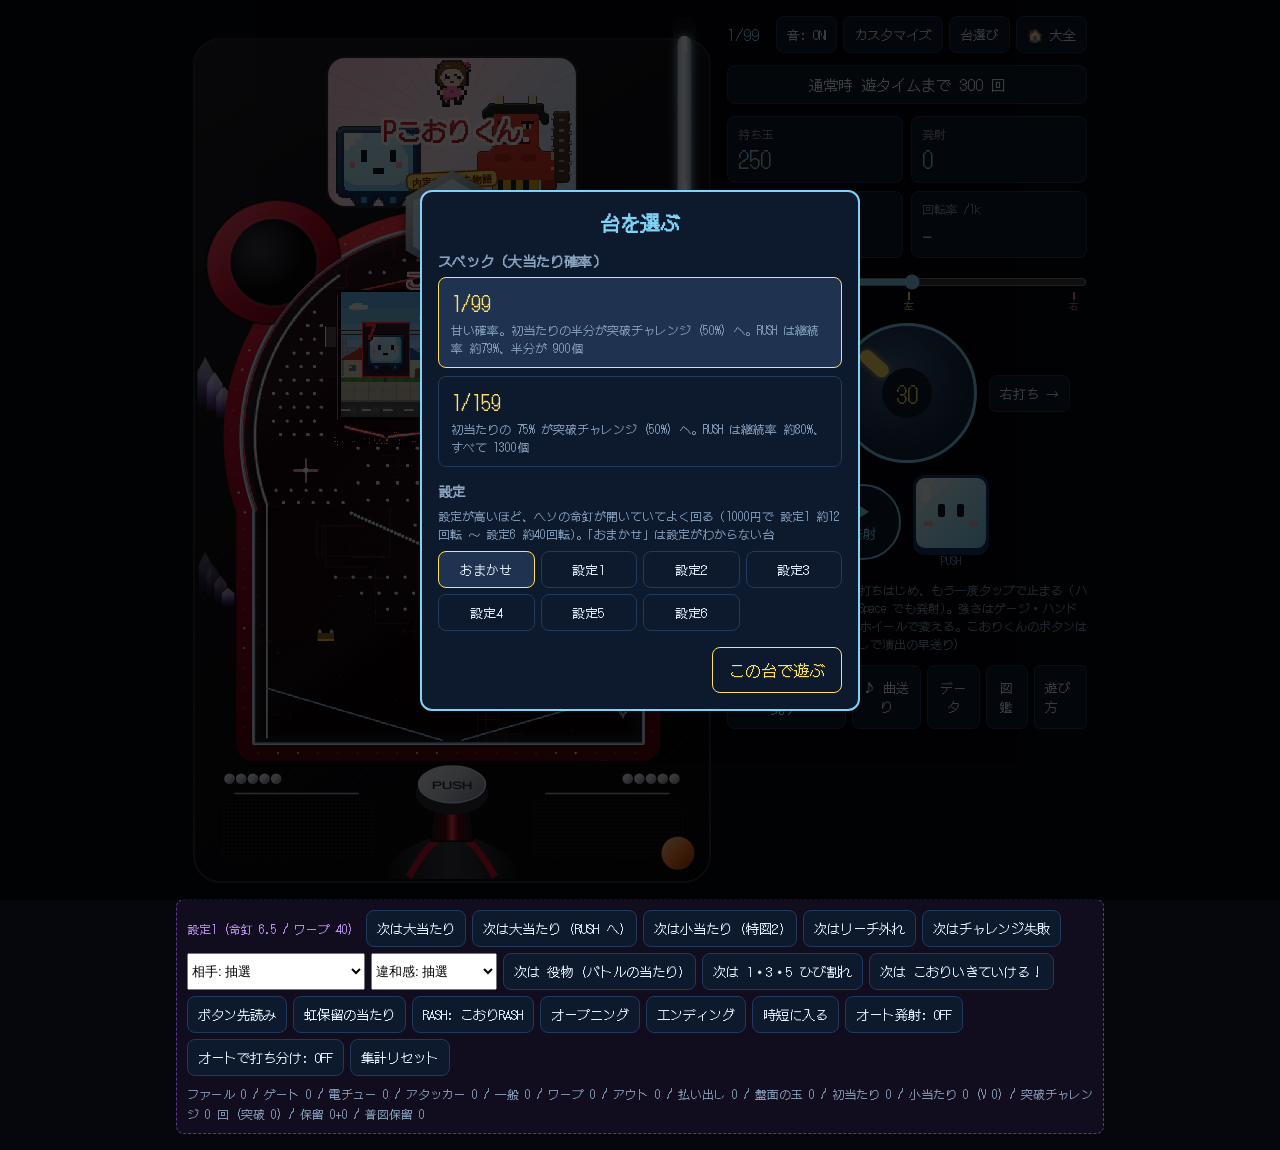
<file: index.html>
<!DOCTYPE html>
<html lang="ja">
<head>
    <meta charset="UTF-8">
    <meta name="viewport" content="width=device-width, initial-scale=1.0, viewport-fit=cover">
    <meta name="theme-color" content="#05070d">
    <!-- ホーム画面に追加 (PWA。manifest.webmanifest / sw.js) -->
    <link rel="manifest" href="manifest.webmanifest">
    <link rel="icon" type="image/png" href="icons/icon-192.png">
    <link rel="apple-touch-icon" href="icons/apple-touch-icon.png">
    <meta name="mobile-web-app-capable" content="yes">
    <meta name="apple-mobile-web-app-capable" content="yes">
    <title>Pこおりくん ～内定ツラヌキ物語～</title>
    <!-- 液晶用のドットフォント (オフライン時は MS ゴシックなどで代替) -->
    <link rel="preconnect" href="https://fonts.googleapis.com">
    <link rel="preconnect" href="https://fonts.gstatic.com" crossorigin>
    <link rel="stylesheet" href="https://fonts.googleapis.com/css2?family=DotGothic16&display=swap">
    <link rel="stylesheet" href="css/style.css?v=d7b3fdfd">
</head>
<body>
    <main class="machine">
        <!-- 台の筐体 (2026-10-23 ユーザー指定: 台のデザインを一新。js/cabinet.js が まわりを 描く) -->
        <div class="cabinet" id="cabinet">
            <canvas id="cabinet-art" class="cabinet-art" aria-hidden="true"></canvas>
            <canvas id="board" class="board" aria-label="パチンコの盤面"></canvas>
            <!-- 筐体の 下の PUSH (台の ボタンと 同じ。押せる) -->
            <button id="cabinet-push" class="cabinet-push" aria-label="台のボタン (PUSH)" hidden></button>
        </div>

        <section class="controls">
            <div class="machine-bar">
                <span id="spec-display" class="spec-display"></span>
                <span class="bar-buttons">
                    <button id="sound-button" class="small-button">音: ON</button>
                    <button id="customize-button" class="small-button">カスタマイズ</button>
                    <button id="machine-button" class="small-button">台選び</button>
                    <button id="taizen-button" class="small-button" type="button" title="ゲーム大全に もどる" onclick="if (confirm('ゲーム大全に もどる？')) location.href = 'https://taku3482yasu-web.github.io/koori-game-taizen/'">🏠 大全</button>
                </span>
            </div>
            <div id="mode-display" class="mode-display"></div>
            <div id="aim-display" class="aim-display" hidden>右打ち →</div>
            <!-- RASH 突入の大当たり中に、RASH のモードを選ぶ (1 / 2 キーでも) -->
            <div id="rash-choice" class="rash-choice" hidden>
                <p>どっちの RASH にする？</p>
                <button data-mode="koori"><span class="rc-name">こおりRASH！</span><span class="rc-note">バトルで勝てば当たり</span></button>
                <button data-mode="onioni"><span class="rc-name">おにおにRASH！</span><span class="rc-note">おにおにが開眼すれば当たり</span></button>
            </div>
            <div class="status">
                <div class="status-item"><span class="label">持ち玉</span><span id="balls" class="value">0</span></div>
                <div class="status-item"><span class="label">発射</span><span id="launched" class="value">0</span></div>
                <div class="status-item"><span class="label">回転数</span><span id="spins" class="value">0</span></div>
                <div class="status-item"><span class="label">回転率 /1k</span><span id="rate" class="value">-</span></div>
            </div>

            <!-- 強さのゲージ: いまの強さと、左打ち・右打ちに向いた強さの印。動かして変えられる (2026-10-20 ユーザー指定) -->
            <div class="strength-row">
                <span class="strength-label">強さ <b id="strength-value">0</b> <span id="strength-aim" class="strength-aim"></span></span>
                <div class="strength-track">
                    <input id="strength-slider" class="strength-slider" type="range" min="0" max="100" step="1" aria-label="発射の強さ">
                    <span id="tick-left" class="strength-tick tick-left">左</span>
                    <span id="tick-right" class="strength-tick tick-right">右</span>
                </div>
            </div>
            <div class="handle-area">
                <button id="left-button" class="small-button aim-button">← <span class="aim-word">左打ち</span></button>
                <!-- 押している間発射。押したまま回すと強さが変わる -->
                <div id="handle" class="handle" role="slider" aria-label="発射の強さ" tabindex="0">
                    <div id="handle-knob" class="handle-knob"><span></span></div>
                    <div class="handle-center"><span id="strength">0</span></div>
                </div>
                <!-- 発射ボタン: タップで発射をはじめる・もう一度タップで止める (スマホではハンドルの代わり) -->
                <button id="fire-button" class="fire-button" aria-pressed="false"><span class="fire-icon">▶</span><span class="fire-word">発射</span></button>
                <div class="push-area">
                    <!-- 台のボタン (こおりくんの体の形)。先読みで光る・震える・鳴る。バトルの「PUSH!」で押す (B キーでも) -->
                    <button id="koori-button" class="koori-button" aria-label="台のボタン">
                        <span class="kb-shine"></span>
                        <span class="kb-eye kb-left"></span><span class="kb-eye kb-right"></span>
                        <span class="kb-cheek kb-left"></span><span class="kb-cheek kb-right"></span>
                        <span class="kb-label">PUSH</span>
                    </button>
                </div>
                <button id="right-button" class="small-button aim-button"><span class="aim-word">右打ち</span> →</button>
            </div>
            <p class="hint">「発射」をタップすると打ちはじめ、もう一度タップで止まる（ハンドルを押している間・Space でも発射）。強さはゲージ・ハンドルを回す・← → キー・ホイールで変える。こおりくんのボタンは B キーでも押せる (長押しで演出の早送り)</p>
            <div class="menu-row">
                <button id="lend-button" class="lend-button">玉貸し（+125発）</button>
                <button id="song-button" class="small-button" type="button" title="曲送り (今の 場面の 別の 曲に する。怪・満月・SE城前では 送れない)">♪ 曲送り</button>
                <button id="data-button" class="small-button">データ</button>
                <button id="collection-button" class="small-button">図鑑</button>
                <a href="howto.html" class="small-button link-button">遊び方</a>
            </div>
        </section>

        <section id="debug-panel" class="debug-panel" hidden>
            <div class="debug-buttons">
                <span id="debug-board" class="debug-board"></span>
                <button id="debug-hit">次は大当たり</button>
                <button id="debug-hit-rush">次は大当たり (RUSH へ)</button>
                <button id="debug-small">次は小当たり (特図2)</button>
                <button id="debug-reach">次はリーチ外れ</button>
                <button id="debug-fail">次はチャレンジ失敗</button>
                <select id="debug-enemy" aria-label="バトルの相手">
                    <option value="">相手: 抽選</option>
                    <option value="okagappa">おかがっぱ</option>
                    <option value="rival5dx">チーム5DX</option>
                    <option value="hibikimakuri">ひびきまくり</option>
                    <option value="ask3">チームASK-3</option>
                    <option value="muscle">チームお願いマッスル</option>
                    <option value="muscle:kai">チームお願いマッスル・怪</option>
                    <option value="onioni">おにおに</option>
                    <option value="naitei">ナイナイ</option>
                </select>
                <select id="debug-iwakan" aria-label="違和感">
                    <option value="">違和感: 抽選</option>
                    <option value="noise">ノイズ</option>
                    <option value="silent">音が消える</option>
                    <option value="reverse">図柄が逆に回る</option>
                    <option value="stop">図柄が止まる</option>
                    <option value="lamp">ランプがチカチカ</option>
                </select>
                <button id="debug-yaku">次は 役物 (バトルの当たり)</button>
                <button id="debug-crack">次は 1・3・5 ひび割れ</button>
                <button id="debug-ikiteru">次は こおりいきていける！</button>
                <button id="debug-button">ボタン先読み</button>
                <button id="debug-rainbow">虹保留の当たり</button>
                <button id="debug-rash-mode">RASH: こおりRASH</button>
                <button id="debug-opening">オープニング</button>
                <button id="debug-ending">エンディング</button>
                <button id="debug-jitan">時短に入る</button>
                <button id="debug-auto">オート発射: OFF</button>
                <button id="debug-aim">オートで打ち分け: OFF</button>
                <button id="debug-reset">集計リセット</button>
            </div>
            <div id="debug-stats" class="debug-stats"></div>
        </section>
    </main>

    <!-- 前回から続けるか、新しく始めるか (このブラウザに保存した続き) -->
    <div id="continue-panel" class="picker" hidden>
        <div class="picker-box" role="dialog" aria-labelledby="continue-title">
            <h2 id="continue-title">前回の続き</h2>
            <p id="continue-summary" class="continue-summary"></p>
            <div class="picker-actions continue-actions">
                <button id="continue-no" class="small-button">新しく始める</button>
                <button id="continue-yes" class="start-button">前回から続ける</button>
            </div>
        </div>
    </div>

    <!-- カスタマイズ: 演出・盤面の見た目を選ぶ (当たりやすさは変わらない) -->
    <div id="customize-panel" class="picker" hidden>
        <div class="picker-box" role="dialog" aria-labelledby="customize-title">
            <h2 id="customize-title">カスタマイズ</h2>
            <p class="picker-note">演出と見た目を選べる。当たりやすさ・出玉は変わらない</p>
            <div id="customize-options"></div>
            <div class="picker-actions">
                <button id="customize-close" class="start-button">とじる</button>
            </div>
        </div>
    </div>

    <!-- データカウンター (この台の記録。js/panels.js) -->
    <div id="data-panel" class="picker" hidden>
        <div class="picker-box wide-box" role="dialog" aria-labelledby="data-title">
            <h2 id="data-title">データカウンター</h2>
            <div id="dc-stats" class="dc-stats"></div>
            <h3>大当たりまでの回転数</h3>
            <div id="dc-bars" class="dc-bars" role="img" aria-label="大当たりまでの回転数 (左が古い)"></div>
            <div class="dc-legend">
                <span><i class="dc-key dc-key-normal"></i>通常の当たり</span>
                <span><i class="dc-key dc-key-rash"></i>RASH</span>
                <span><i class="dc-key dc-key-active"></i>当たりの途中</span>
            </div>
            <h3>出玉の推移</h3>
            <div class="dc-graph-wrap">
                <canvas id="dc-graph" class="dc-graph" role="img" aria-label="出玉の推移"></canvas>
                <div id="dc-tip" class="dc-tip" hidden></div>
            </div>
            <p class="picker-note">横: 打った玉 / 縦: 差玉（持ち玉 − はじめの玉と玉貸しの合計）</p>
            <h3>大当たり履歴</h3>
            <div class="dc-table-wrap">
                <table class="dc-table">
                    <thead><tr><th>回</th><th>回転数</th><th>出玉</th><th>結果</th><th>獲得</th><th>示唆</th></tr></thead>
                    <tbody id="dc-history"></tbody>
                </table>
            </div>
            <p id="dc-empty" class="picker-note">まだ大当たりがありません</p>
            <h3>設定推測</h3>
            <div id="dc-estimate" class="dc-estimate"></div>
            <p id="dc-estimate-note" class="picker-note"></p>
            <h3>この台の設定示唆</h3>
            <div id="dc-hints" class="dc-hints"></div>
            <div class="picker-actions">
                <button id="data-close" class="start-button">とじる</button>
            </div>
        </div>
    </div>

    <!-- 図鑑: 記録・見た演出・実績 (台を選び直しても残る。js/panels.js) -->
    <div id="collection-panel" class="picker" hidden>
        <div class="picker-box wide-box" role="dialog" aria-labelledby="collection-title">
            <h2 id="collection-title">図鑑</h2>
            <div class="col-tabs" role="tablist">
                <button data-tab="records" role="tab">記録</button>
                <button data-tab="shows" role="tab">演出</button>
                <button data-tab="achievements" role="tab">実績</button>
            </div>
            <div id="col-body" class="col-body"></div>
            <div class="picker-actions">
                <button id="collection-close" class="start-button">とじる</button>
            </div>
        </div>
    </div>

    <!-- アップデート情報 (更新したあと、開いたときに一度だけ。js/updates.js) -->
    <div id="updates-panel" class="picker updates-picker" hidden>
        <div class="picker-box" role="dialog" aria-labelledby="updates-title">
            <h2 id="updates-title">アップデート情報</h2>
            <div id="updates-list" class="updates-list"></div>
            <label class="updates-off"><input type="checkbox" id="updates-off"> 次から表示しない</label>
            <div class="picker-actions">
                <button id="updates-close" class="start-button">とじる</button>
            </div>
        </div>
    </div>

    <!-- 実績を解除したときのお知らせ -->
    <div id="toast" class="toast" role="status" hidden></div>

    <!-- 台選び: ゲームを始める前にスペックと設定を選ぶ -->
    <div id="machine-picker" class="picker" hidden>
        <div class="picker-box" role="dialog" aria-labelledby="picker-title">
            <h2 id="picker-title">台を選ぶ</h2>
            <h3>スペック（大当たり確率）</h3>
            <div id="spec-options" class="spec-options"></div>
            <h3>設定</h3>
            <p class="picker-note">設定が高いほど、ヘソの命釘が開いていてよく回る（1000円で 設定1 約12回転 〜 設定6 約40回転）。「おまかせ」は設定がわからない台</p>
            <div id="setting-options" class="setting-options"></div>
            <div class="picker-actions">
                <button id="picker-close" class="small-button">もどる</button>
                <button id="picker-start" class="start-button">この台で遊ぶ</button>
            </div>
        </div>
    </div>

    <script src="js/config.js?v=b75fd0cb"></script>
    <script src="js/pixel-hd.js?v=6e1a8ffa"></script>
    <script src="js/sprites.js?v=53eb6c5c"></script>
    <script src="js/characters.js?v=c6553a60"></script>
    <script src="js/rivals.js?v=54717a29"></script>
    <script src="js/battle-lines.js?v=afa1364a"></script>   <!-- 敵の セリフと 必殺技 (最新の スロットから。tools/import-battle-lines.mjs) -->
    <script src="js/backgrounds.js?v=5a37f5dc"></script>
    <script src="js/board.js?v=4d82112d"></script>
    <script src="js/physics.js?v=a1301719"></script>
    <script src="js/sound-heso.js?v=ea2eb22a"></script>
    <script src="js/audio.js?v=fd250cd5"></script>
    <script src="js/bgm.js?v=88a967c5"></script>
    <script src="js/scenario.js?v=b8e6cd2f"></script>
    <script src="js/machine.js?v=e9b37e4f"></script>
    <script src="js/cabinet.js?v=0aa7f0b9"></script>
    <script src="js/render.js?v=7bbba688"></script>
    <script src="js/figures.js?v=c4a7af47"></script>
    <script src="js/button.js?v=0961c87d"></script>
    <script src="js/lcd-rash.js?v=36bf3cdf"></script>
    <script src="js/round-info.js?v=f6f95292"></script>
    <script src="js/lcd-story.js?v=e954a3ad"></script>
    <script src="js/lcd.js?v=4ab19037"></script>
    <script src="js/save.js?v=8ec28e8e"></script>
    <script src="js/customize.js?v=efb351f3"></script>
    <script src="js/records.js?v=23e2cab2"></script>
    <script src="js/updates.js?v=9abe6681"></script>
    <script src="js/trust-table.js?v=3742e9b9"></script>   <!-- 期待度の表 (tools/trust.js が 書き出す。遊び方と 同じ) -->
    <script src="js/panels.js?v=6807fb9e"></script>
    <script src="js/main.js?v=31ff46b7"></script>
</body>
</html>
</file>
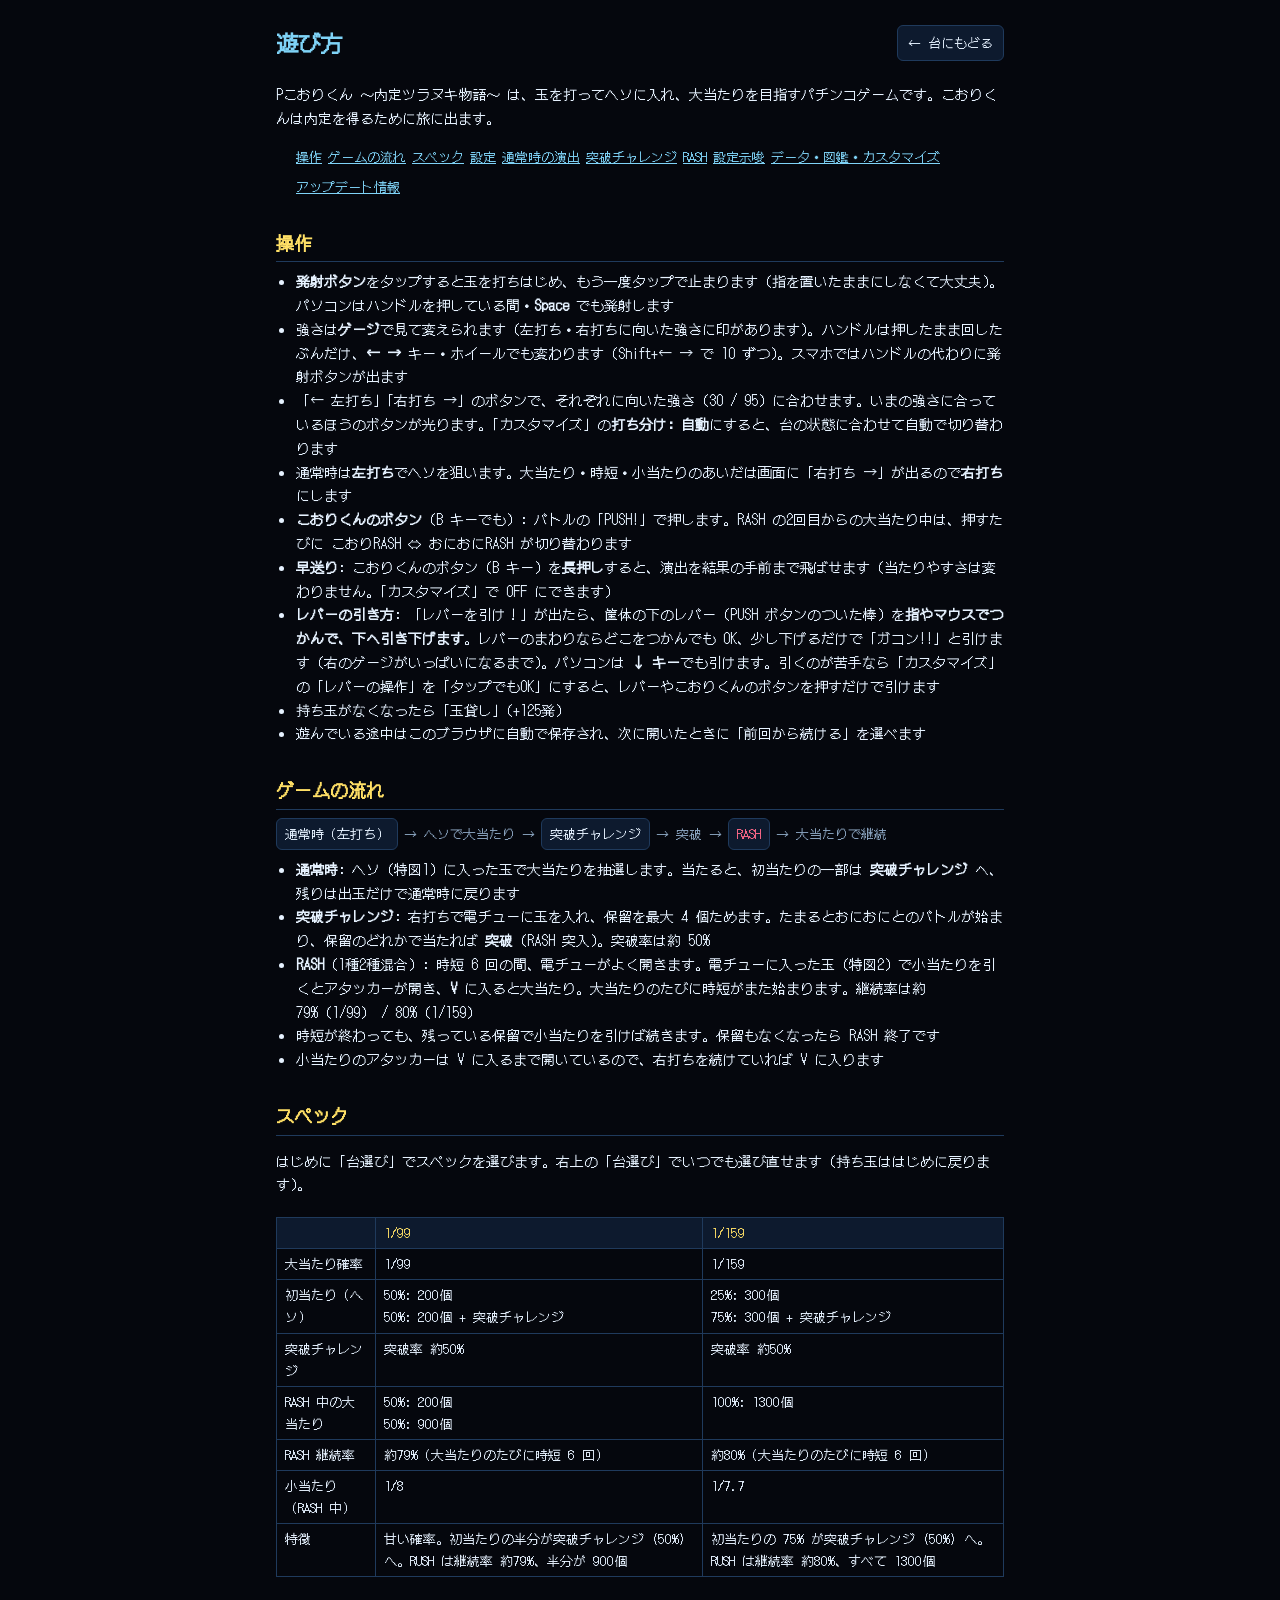
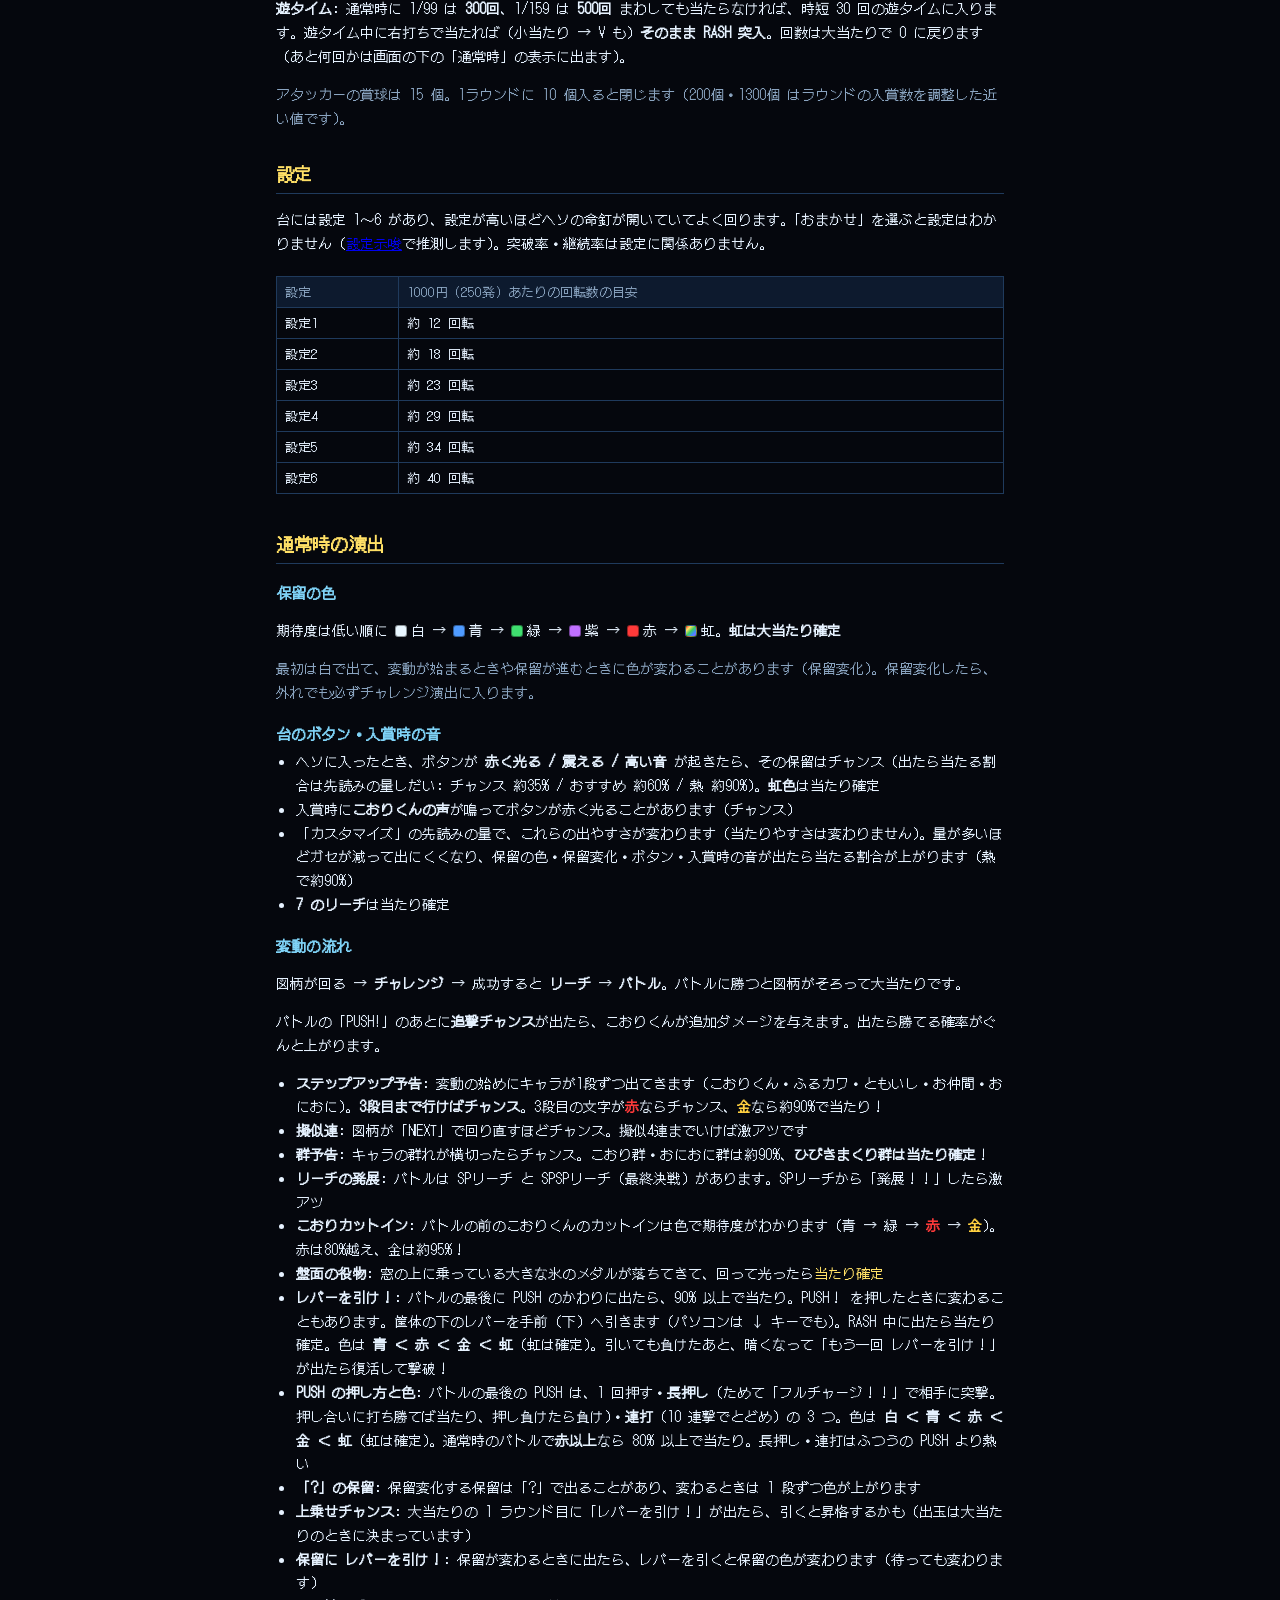
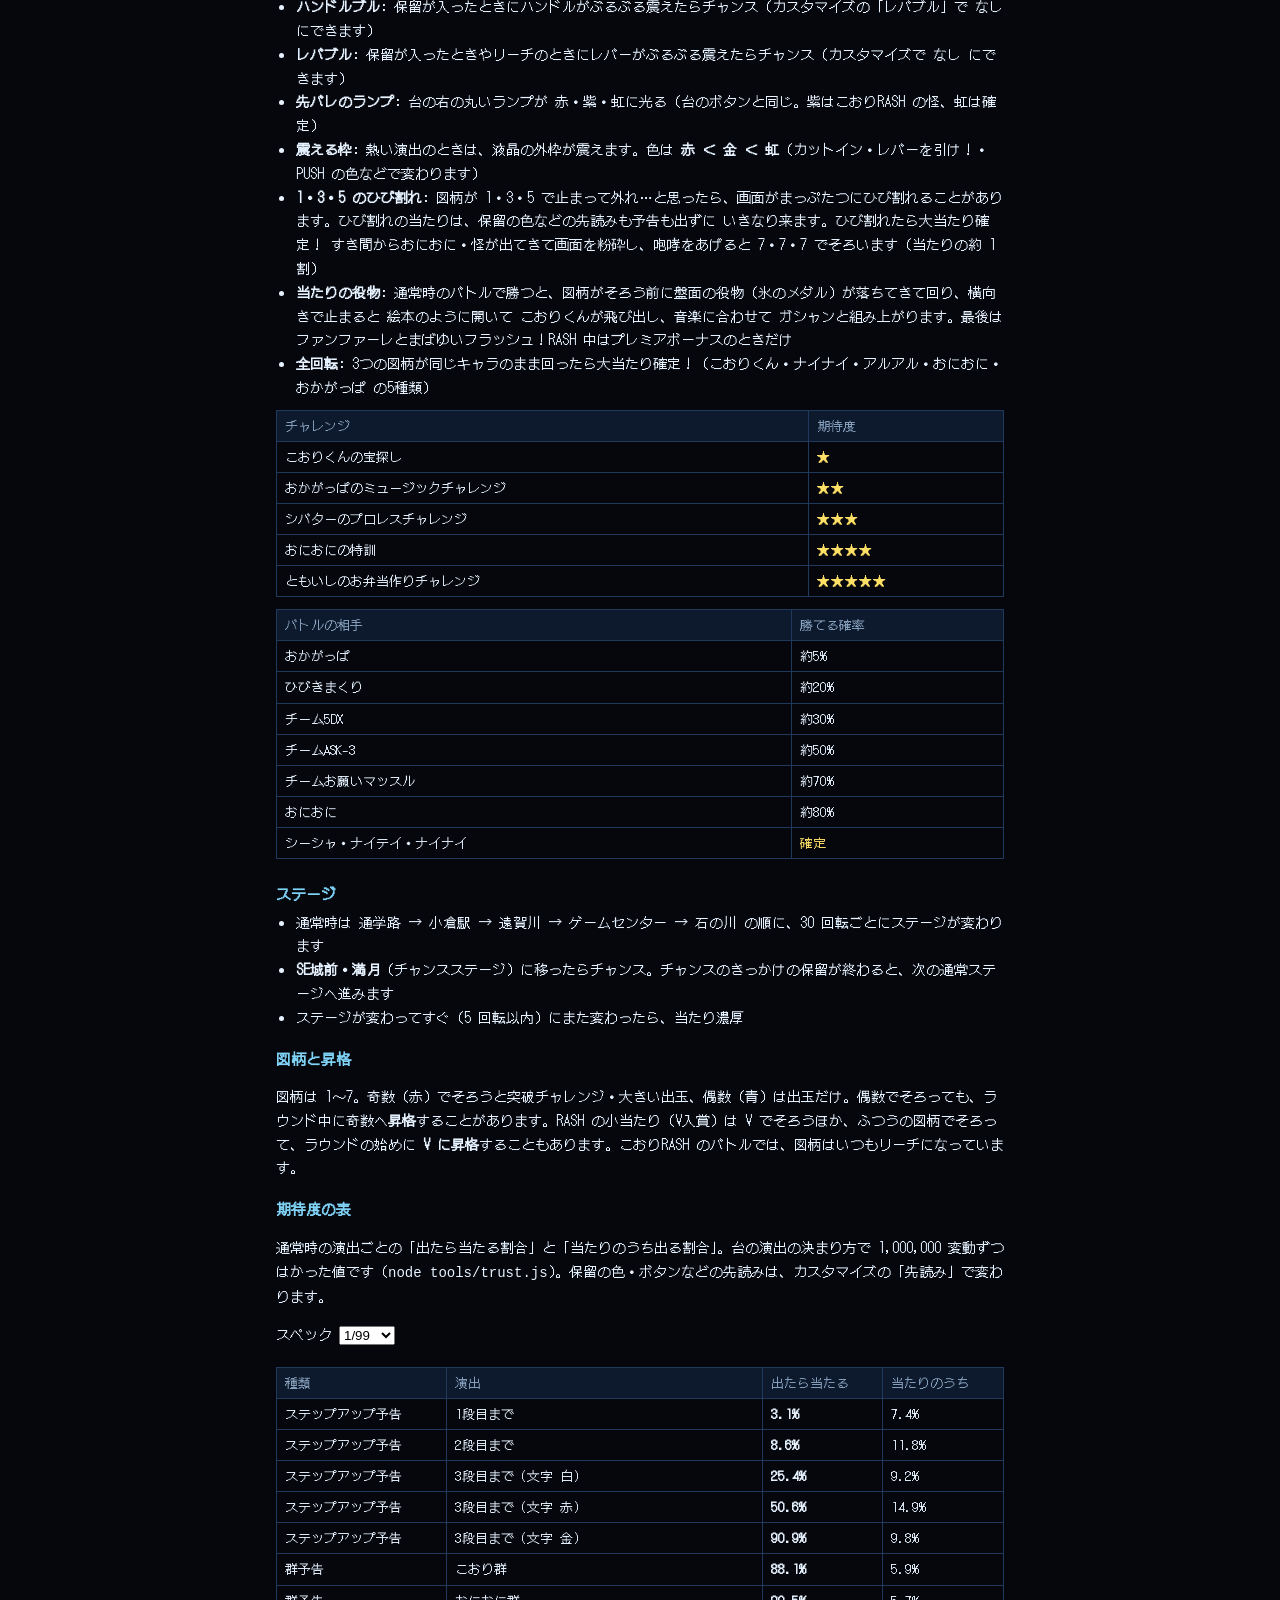
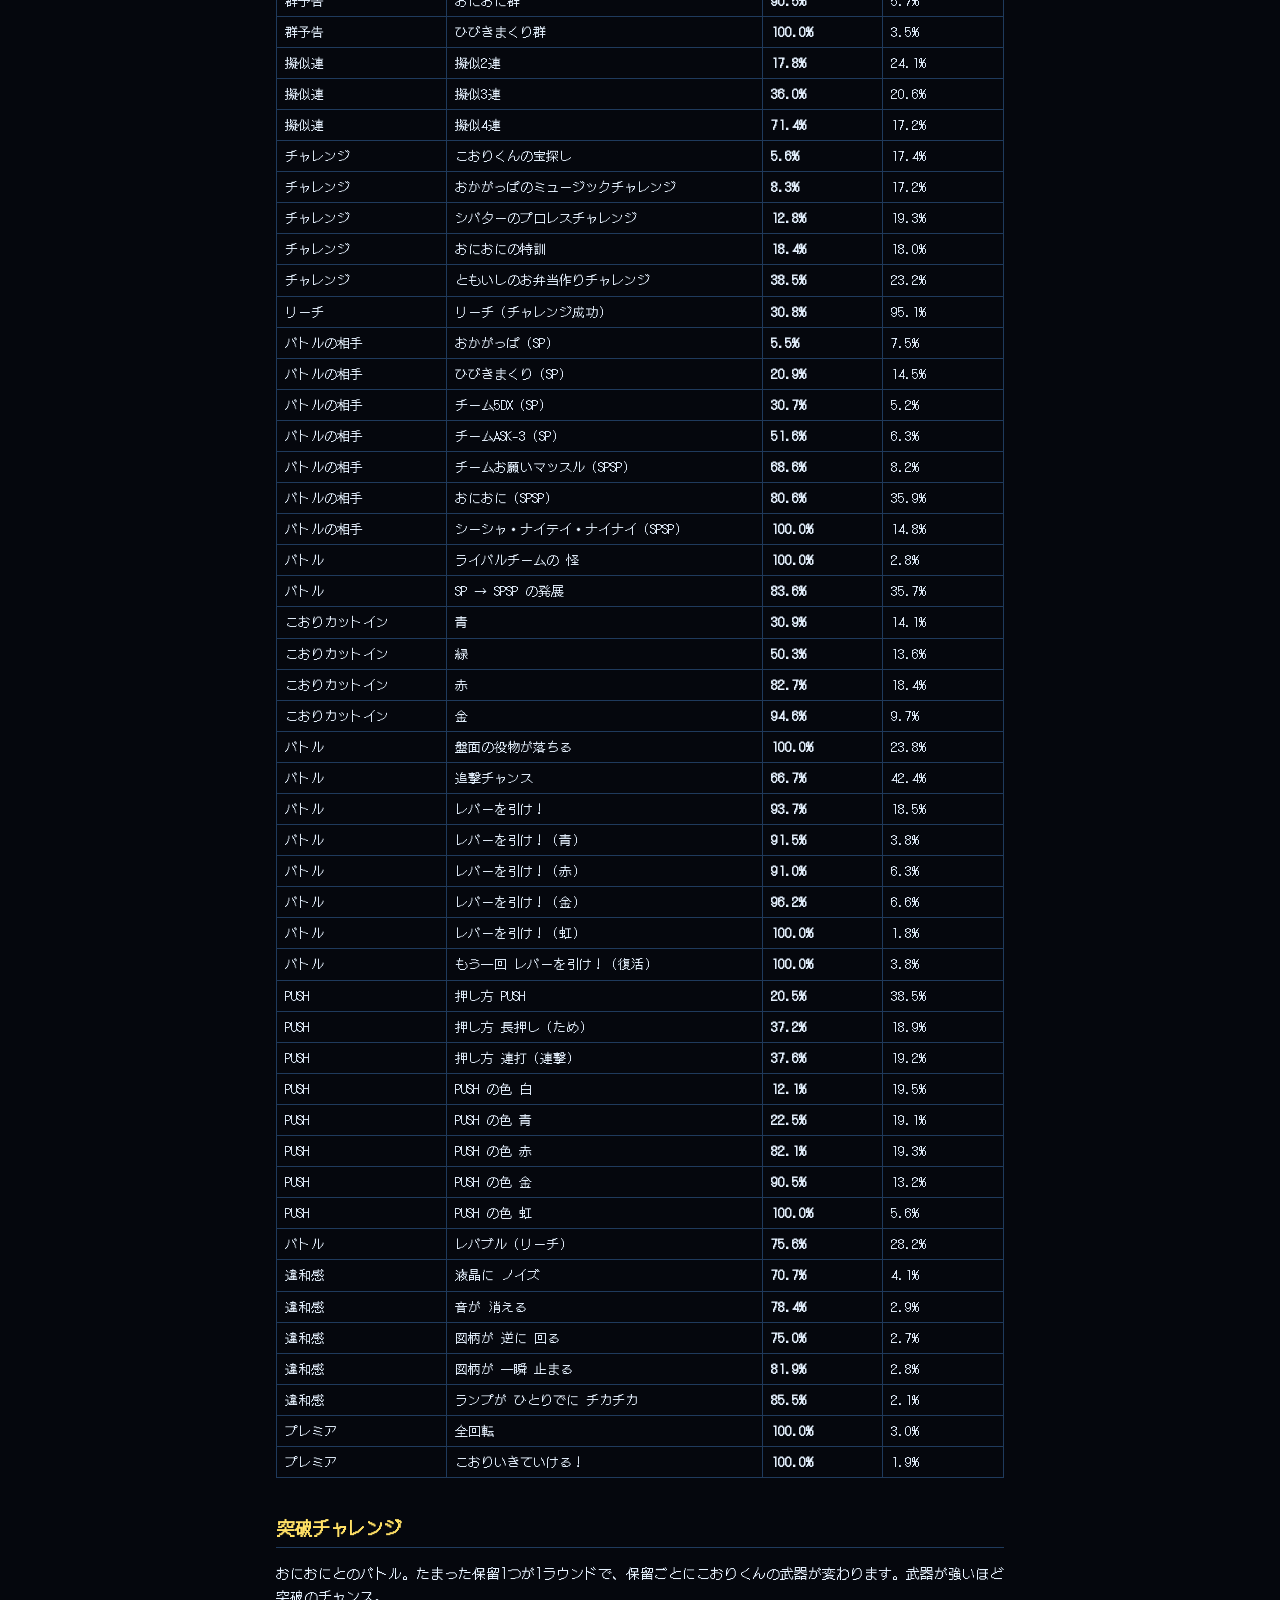
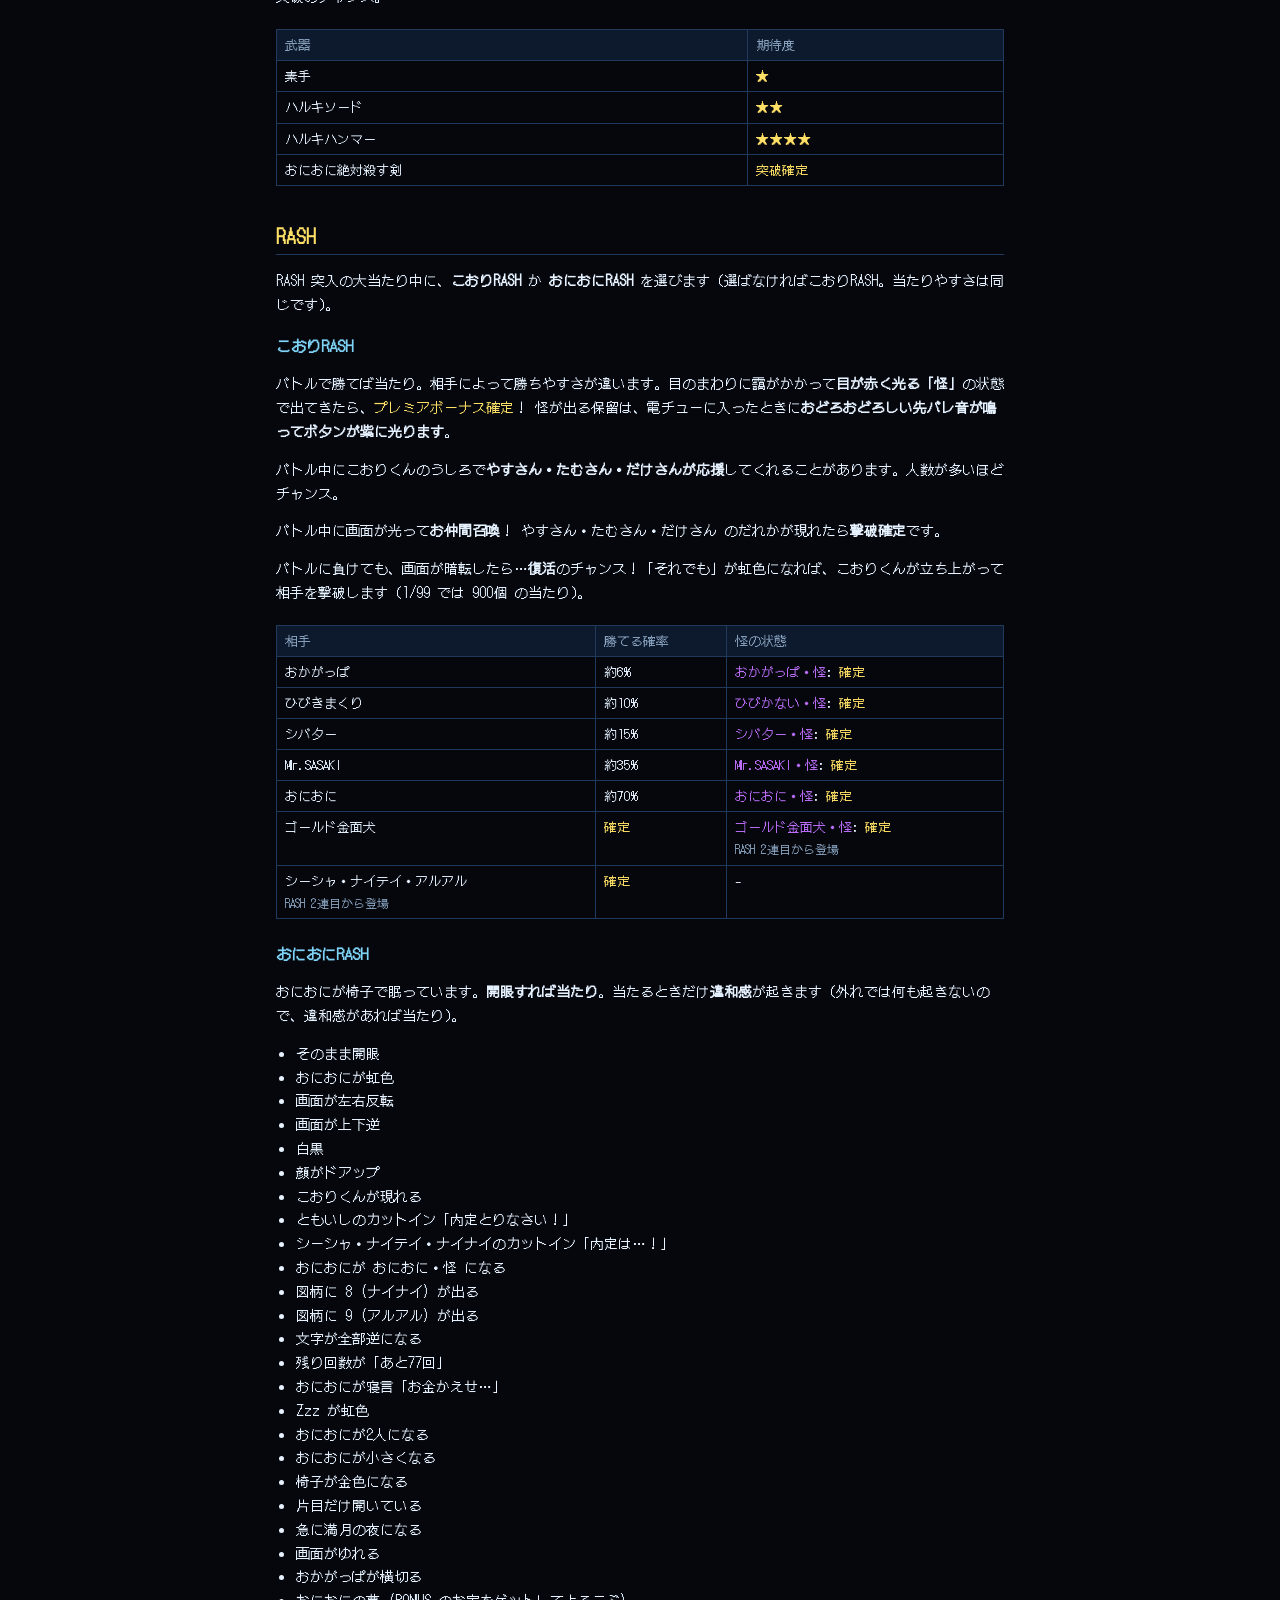
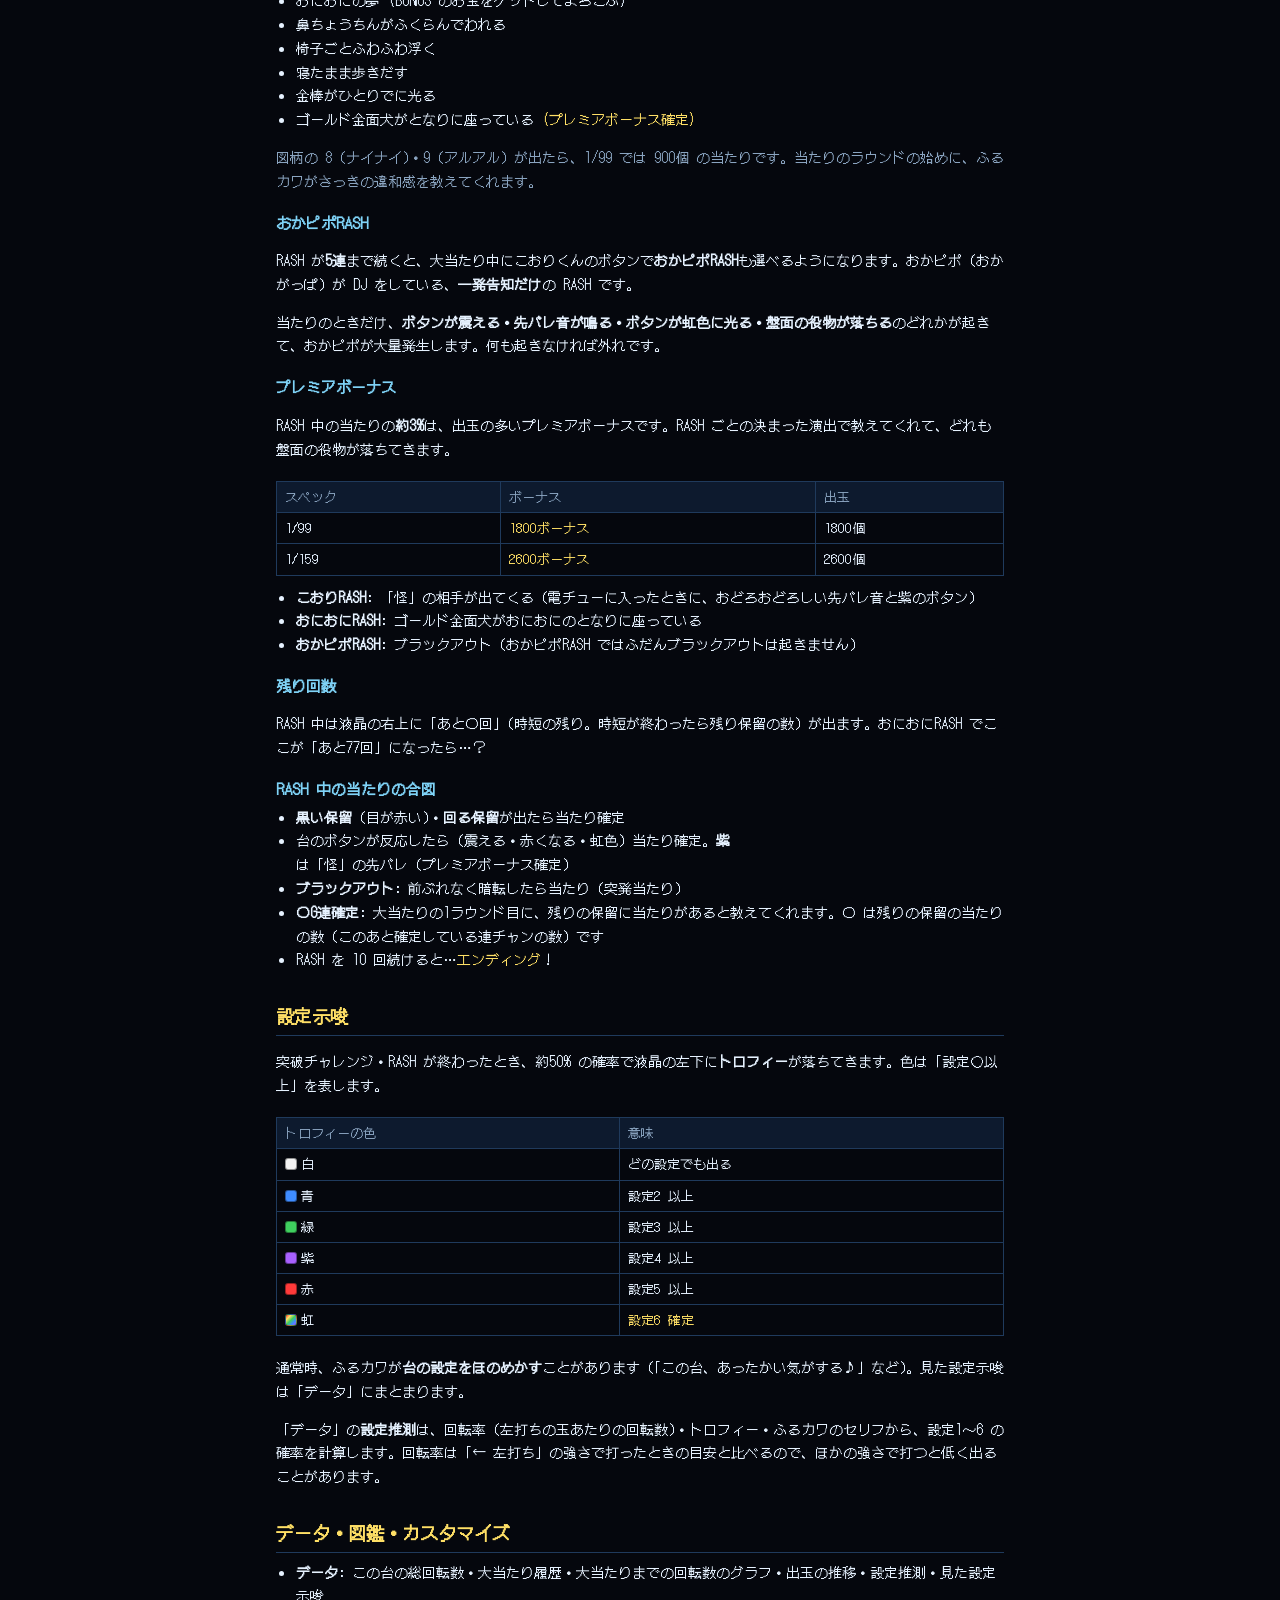
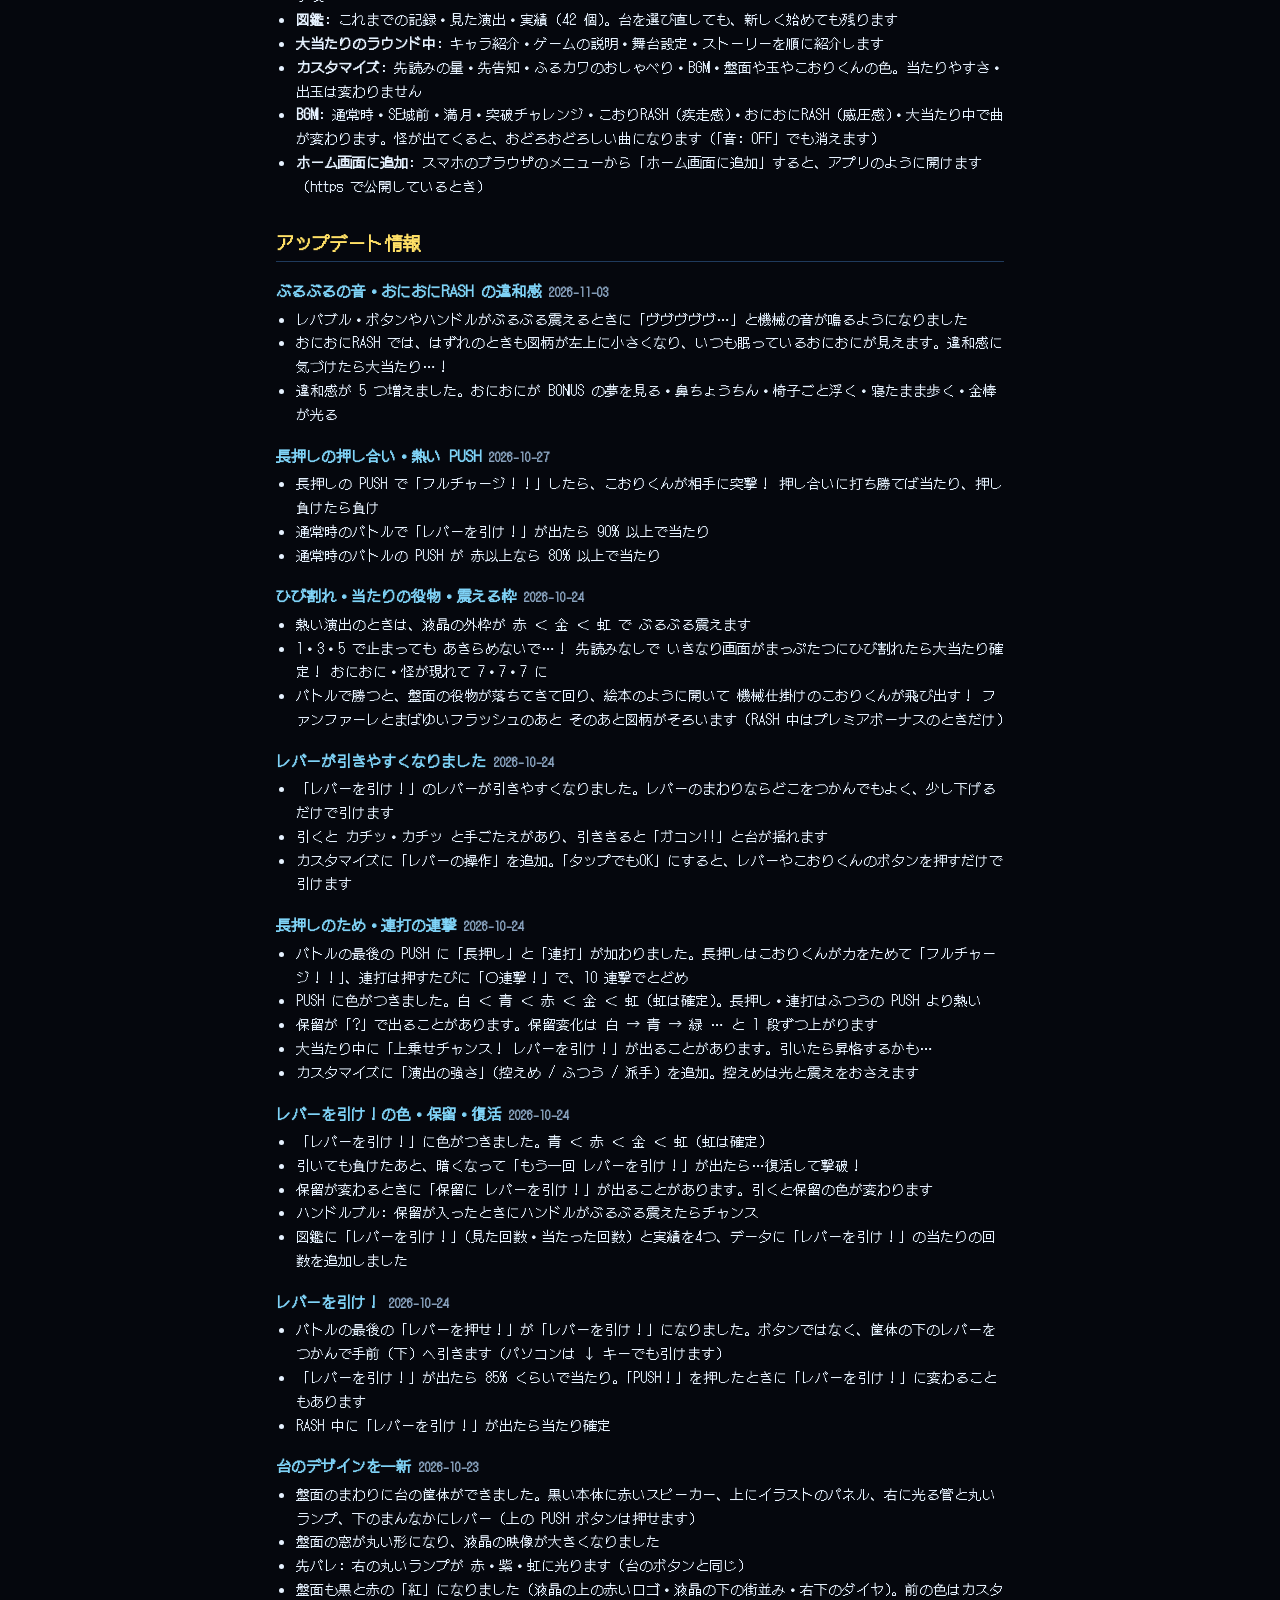
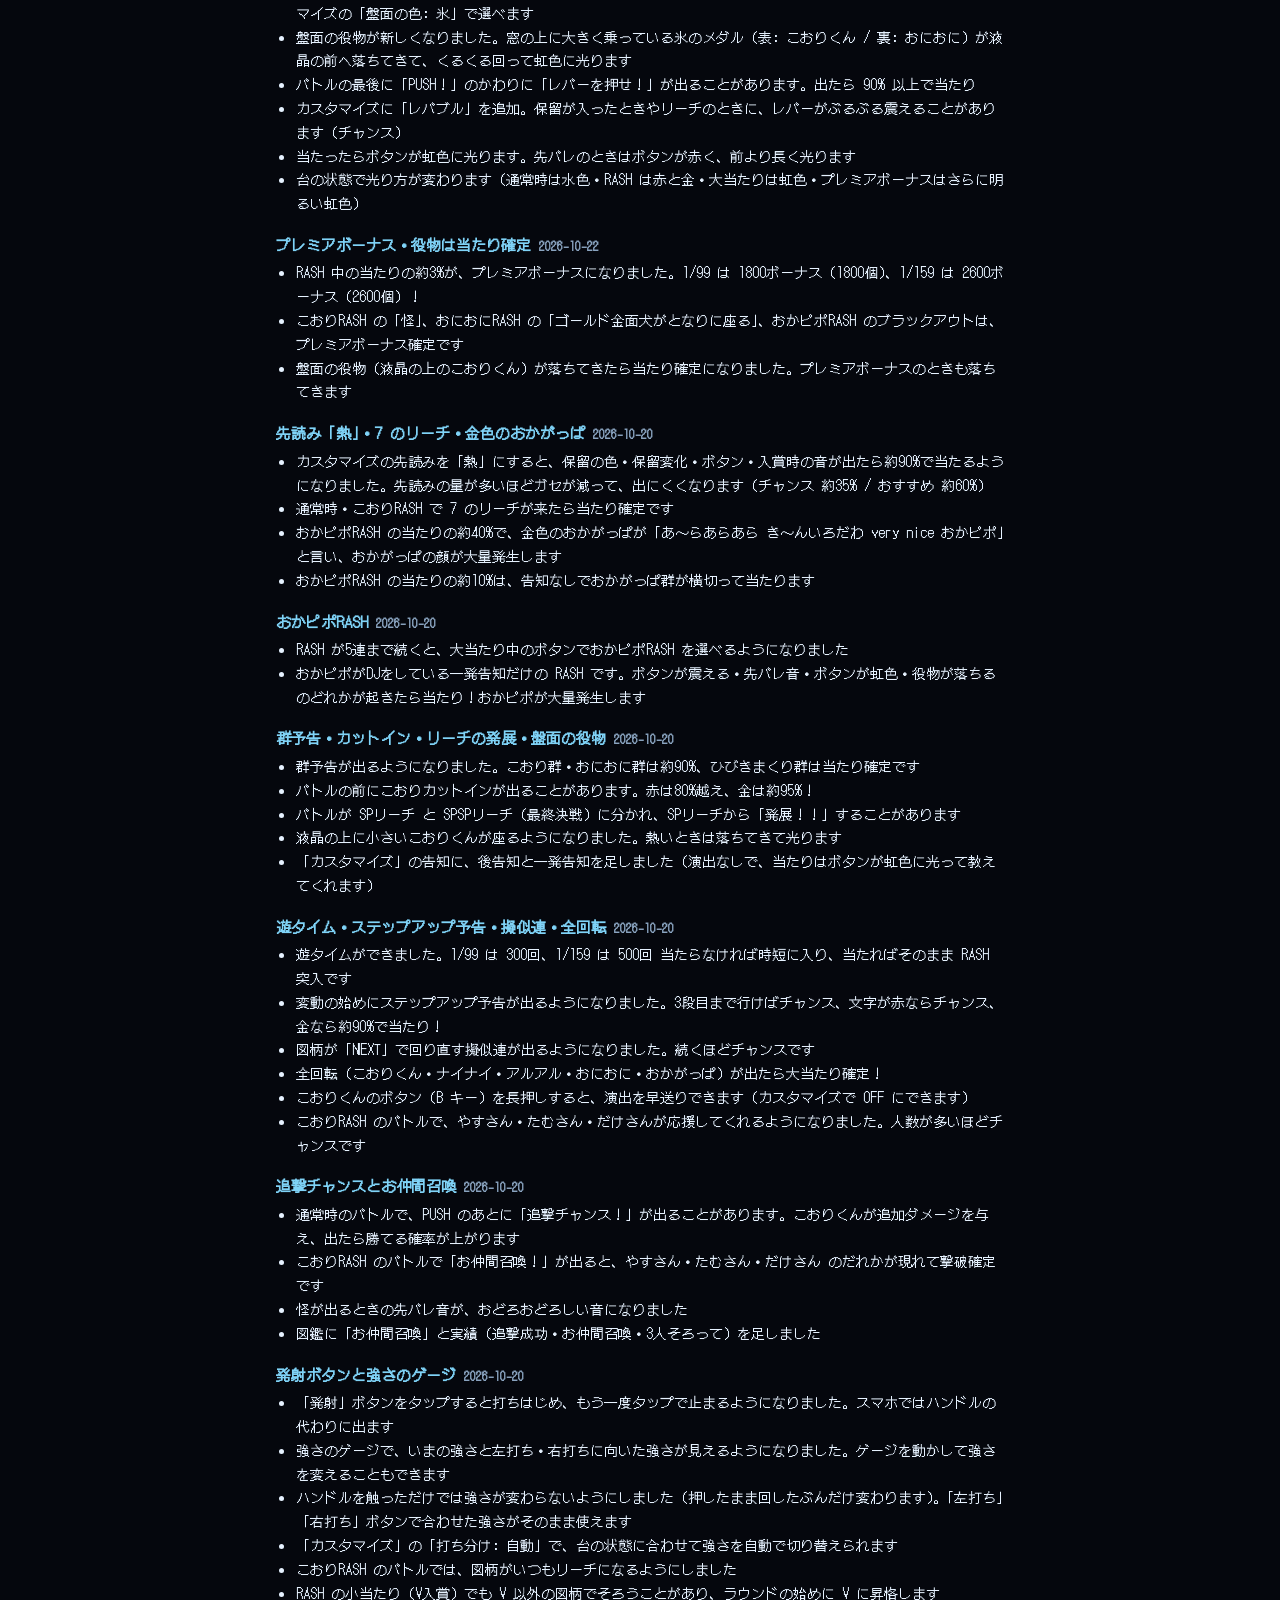
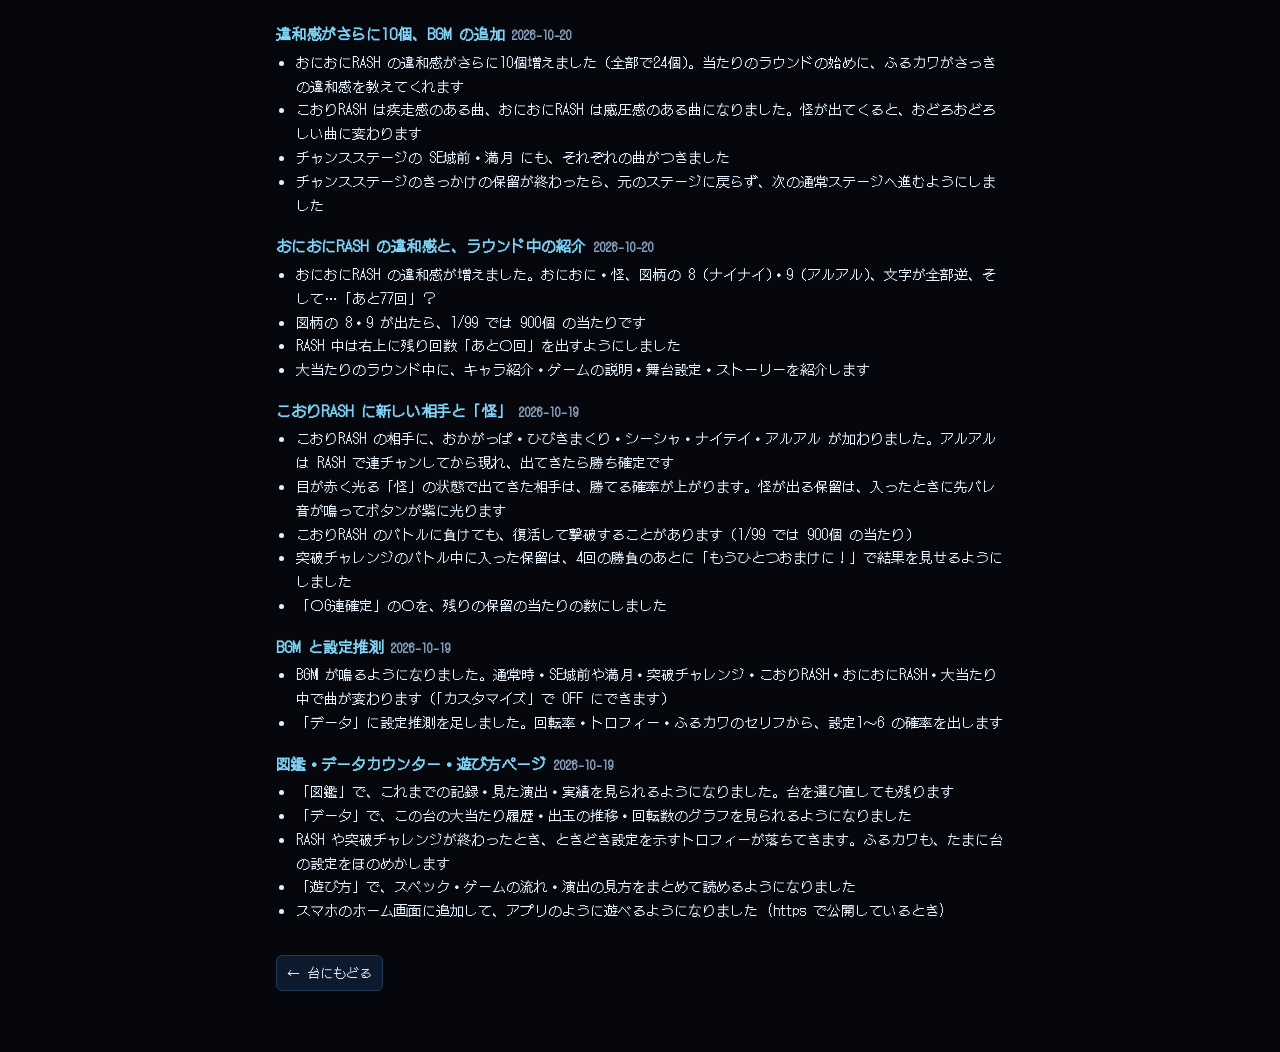
<file: howto.html>
<!DOCTYPE html>
<html lang="ja">
<head>
    <meta charset="UTF-8">
    <meta name="viewport" content="width=device-width, initial-scale=1.0, viewport-fit=cover">
    <meta name="theme-color" content="#05070d">
    <title>遊び方 - Pこおりくん ～内定ツラヌキ物語～</title>
    <link rel="manifest" href="manifest.webmanifest">
    <link rel="icon" type="image/png" href="icons/icon-192.png">
    <link rel="apple-touch-icon" href="icons/apple-touch-icon.png">
    <link rel="preconnect" href="https://fonts.googleapis.com">
    <link rel="preconnect" href="https://fonts.gstatic.com" crossorigin>
    <link rel="stylesheet" href="https://fonts.googleapis.com/css2?family=DotGothic16&display=swap">
    <link rel="stylesheet" href="css/style.css?v=d7b3fdfd">
    <!--
    =====================================================================
    遊び方ページ (2026-10-19 ユーザー指定)
    ---------------------------------------------------------------------
    確率・出玉・演出の数値は js/config.js から読んで表示する (config.js を変えればここも変わる)。
    アップデート情報は js/updates.js の一覧をすべて出す。
    =====================================================================
    -->
    <style>
        body { user-select: text; -webkit-user-select: text; }
        .howto { max-width: 760px; margin: 0 auto; padding: 16px 16px 48px; line-height: 1.7; }
        .howto-top { display: flex; justify-content: space-between; align-items: center; gap: 8px; }
        .howto h1 { font-size: 22px; color: var(--accent); margin: 8px 0; }
        .howto h2 { font-size: 18px; color: #ffe066; margin: 28px 0 8px; padding-bottom: 4px; border-bottom: 1px solid var(--panel-line); }
        .howto h3 { font-size: 15px; color: var(--accent); margin: 16px 0 4px; }
        .howto p, .howto li { font-size: 14px; }
        .howto ul { padding-left: 20px; margin: 4px 0; }
        .howto table { width: 100%; border-collapse: collapse; margin: 6px 0; font-size: 13px; font-variant-numeric: tabular-nums; }
        .howto th, .howto td { border: 1px solid var(--panel-line); padding: 4px 8px; text-align: left; vertical-align: top; }
        .howto th { background: var(--panel); color: var(--muted); font-weight: normal; }
        .howto .num { text-align: right; white-space: nowrap; }
        .table-wrap { overflow-x: auto; }
        .note { font-size: 12px; color: var(--muted); }
        .red { color: #ff6a8a; }
        .gold { color: #ffe066; }
        .flow { display: flex; flex-wrap: wrap; align-items: center; gap: 6px; margin: 8px 0; font-size: 13px; }
        .flow span { padding: 4px 8px; border: 1px solid var(--panel-line); border-radius: 6px; background: var(--panel); }
        .flow b { color: var(--muted); font-weight: normal; }
        .chip { display: inline-block; width: 12px; height: 12px; border-radius: 3px; vertical-align: -1px; margin-right: 4px; border: 1px solid #0006; }
        .chip-rainbow { background: linear-gradient(135deg, #ff3a3a, #ffe066, #3fcf5f, #3f8cff, #a860ff); }
        .stars { color: #ffe066; letter-spacing: 1px; }
        .toc { display: flex; flex-wrap: wrap; gap: 6px; margin: 8px 0 0; padding: 0; list-style: none; }
        .toc a { color: var(--accent); font-size: 13px; }
    </style>
</head>
<body>
    <main class="howto">
        <div class="howto-top">
            <h1>遊び方</h1>
            <a href="index.html" class="small-button link-button">← 台にもどる</a>
        </div>
        <p>Pこおりくん ～内定ツラヌキ物語～ は、玉を打ってヘソに入れ、大当たりを目指すパチンコゲームです。こおりくんは内定を得るために旅に出ます。</p>
        <ul class="toc">
            <li><a href="#controls">操作</a></li>
            <li><a href="#flow">ゲームの流れ</a></li>
            <li><a href="#spec">スペック</a></li>
            <li><a href="#setting">設定</a></li>
            <li><a href="#normal">通常時の演出</a></li>
            <li><a href="#challenge">突破チャレンジ</a></li>
            <li><a href="#rash">RASH</a></li>
            <li><a href="#hint">設定示唆</a></li>
            <li><a href="#menu">データ・図鑑・カスタマイズ</a></li>
            <li><a href="#updates">アップデート情報</a></li>
        </ul>

        <h2 id="controls">操作</h2>
        <ul>
            <li><b>発射ボタン</b>をタップすると玉を打ちはじめ、もう一度タップで止まります（指を置いたままにしなくて大丈夫）。パソコンはハンドルを押している間・<b>Space</b> でも発射します</li>
            <li>強さは<b>ゲージ</b>で見て変えられます（左打ち・右打ちに向いた強さに印があります）。ハンドルは押したまま回したぶんだけ、<b>← →</b> キー・ホイールでも変わります（Shift+← → で 10 ずつ）。スマホではハンドルの代わりに発射ボタンが出ます</li>
            <li>「← 左打ち」「右打ち →」のボタンで、それぞれに向いた強さ（<span id="preset-left"></span> / <span id="preset-right"></span>）に合わせます。いまの強さに合っているほうのボタンが光ります。「カスタマイズ」の<b>打ち分け: 自動</b>にすると、台の状態に合わせて自動で切り替わります</li>
            <li>通常時は<b>左打ち</b>でヘソを狙います。大当たり・時短・小当たりのあいだは画面に「右打ち →」が出るので<b>右打ち</b>にします</li>
            <li><b>こおりくんのボタン</b>（B キーでも）: バトルの「PUSH!」で押します。RASH の2回目からの大当たり中は、押すたびに こおりRASH ⇔ おにおにRASH が切り替わります</li>
            <li><b>早送り</b>: こおりくんのボタン（B キー）を<b>長押し</b>すると、演出を結果の手前まで飛ばせます（当たりやすさは変わりません。「カスタマイズ」で OFF にできます）</li>
            <li><b>レバーの引き方</b>: 「レバーを引け！」が出たら、筐体の下のレバー（PUSH ボタンのついた棒）を<b>指やマウスでつかんで、下へ引き下げます</b>。レバーのまわりならどこをつかんでも OK、少し下げるだけで「ガコン!!」と引けます（右のゲージがいっぱいになるまで）。パソコンは <b>↓ キー</b>でも引けます。引くのが苦手なら「カスタマイズ」の「レバーの操作」を「タップでもOK」にすると、レバーやこおりくんのボタンを押すだけで引けます</li>
            <li>持ち玉がなくなったら「玉貸し」（+<span id="lend"></span>発）</li>
            <li>遊んでいる途中はこのブラウザに自動で保存され、次に開いたときに「前回から続ける」を選べます</li>
        </ul>

        <h2 id="flow">ゲームの流れ</h2>
        <div class="flow">
            <span>通常時（左打ち）</span><b>→ ヘソで大当たり →</b><span>突破チャレンジ</span><b>→ 突破 →</b><span class="red">RASH</span><b>→ 大当たりで継続</b>
        </div>
        <ul>
            <li><b>通常時</b>: ヘソ（特図1）に入った玉で大当たりを抽選します。当たると、初当たりの一部は <b>突破チャレンジ</b> へ、残りは出玉だけで通常時に戻ります</li>
            <li><b>突破チャレンジ</b>: 右打ちで電チューに玉を入れ、保留を最大 <span id="hold-max"></span> 個ためます。たまるとおにおにとのバトルが始まり、保留のどれかで当たれば <b>突破</b>（RASH 突入）。突破率は約 <span id="challenge-rate"></span></li>
            <li><b>RASH</b>（1種2種混合）: 時短 <span id="jitan-spins"></span> 回の間、電チューがよく開きます。電チューに入った玉（特図2）で小当たりを引くとアタッカーが開き、<b>V</b> に入ると大当たり。大当たりのたびに時短がまた始まります。継続率は約 <span id="continue-rate"></span></li>
            <li>時短が終わっても、残っている保留で小当たりを引けば続きます。保留もなくなったら RASH 終了です</li>
            <li>小当たりのアタッカーは V に入るまで開いているので、右打ちを続けていれば V に入ります</li>
        </ul>

        <h2 id="spec">スペック</h2>
        <p>はじめに「台選び」でスペックを選びます。右上の「台選び」でいつでも選び直せます（持ち玉ははじめに戻ります）。</p>
        <div class="table-wrap"><table id="spec-table"></table></div>
        <p><b>遊タイム</b>: 通常時に 1/99 は <b>300回</b>、1/159 は <b>500回</b> まわしても当たらなければ、時短 <span id="yutime-spins"></span> 回の遊タイムに入ります。遊タイム中に右打ちで当たれば（小当たり → V も）<b>そのまま RASH 突入</b>。回数は大当たりで 0 に戻ります（あと何回かは画面の下の「通常時」の表示に出ます）。</p>
        <p class="note">アタッカーの賞球は <span id="attacker-pay"></span> 個。1ラウンドに 10 個入ると閉じます（200個・1300個 はラウンドの入賞数を調整した近い値です）。</p>

        <h2 id="setting">設定</h2>
        <p>台には設定 1〜6 があり、設定が高いほどヘソの命釘が開いていてよく回ります。「おまかせ」を選ぶと設定はわかりません（<a href="#hint">設定示唆</a>で推測します）。突破率・継続率は設定に関係ありません。</p>
        <div class="table-wrap"><table id="setting-table"></table></div>

        <h2 id="normal">通常時の演出</h2>
        <h3>保留の色</h3>
        <p id="hold-colors"></p>
        <p class="note">最初は白で出て、変動が始まるときや保留が進むときに色が変わることがあります（保留変化）。保留変化したら、外れでも必ずチャレンジ演出に入ります。</p>
        <h3>台のボタン・入賞時の音</h3>
        <ul>
            <li>ヘソに入ったとき、ボタンが <b>赤く光る / 震える / 高い音</b> が起きたら、その保留はチャンス（出たら当たる割合は先読みの量しだい: <span id="button-rel"></span>）。<b>虹色</b>は当たり確定</li>
            <li>入賞時に<b>こおりくんの声</b>が鳴ってボタンが赤く光ることがあります（チャンス）</li>
            <li>「カスタマイズ」の先読みの量で、これらの出やすさが変わります（当たりやすさは変わりません）。量が多いほどガセが減って出にくくなり、保留の色・保留変化・ボタン・入賞時の音が出たら当たる割合が上がります（熱で約90%）</li>
            <li><b>7 のリーチ</b>は当たり確定</li>
        </ul>
        <h3>変動の流れ</h3>
        <p>図柄が回る → <b>チャレンジ</b> → 成功すると <b>リーチ</b> → <b>バトル</b>。バトルに勝つと図柄がそろって大当たりです。</p>
        <p>バトルの「PUSH!」のあとに<b>追撃チャンス</b>が出たら、こおりくんが追加ダメージを与えます。出たら勝てる確率がぐんと上がります。</p>
        <ul>
            <li><b>ステップアップ予告</b>: 変動の始めにキャラが1段ずつ出てきます（こおりくん・ふるカワ・ともいし・お仲間・おにおに）。<b>3段目まで行けばチャンス</b>。3段目の文字が<b style="color:#ff3a3a">赤</b>ならチャンス、<b style="color:#ffd040">金</b>なら約90%で当たり！</li>
            <li><b>擬似連</b>: 図柄が「NEXT」で回り直すほどチャンス。擬似4連までいけば激アツです</li>
            <li><b>群予告</b>: キャラの群れが横切ったらチャンス。こおり群・おにおに群は約90%、<b>ひびきまくり群は当たり確定</b>！</li>
            <li><b>リーチの発展</b>: バトルは SPリーチ と SPSPリーチ（最終決戦）があります。SPリーチから「発展！！」したら激アツ</li>
            <li><b>こおりカットイン</b>: バトルの前のこおりくんのカットインは色で期待度がわかります（青 → 緑 → <b style="color:#ff3a3a">赤</b> → <b style="color:#ffd040">金</b>）。赤は80%越え、金は約95%！</li>
            <li><b>盤面の役物</b>: 窓の上に乗っている大きな氷のメダルが落ちてきて、回って光ったら<span class="gold">当たり確定</span></li>
            <li><b>レバーを引け！</b>: バトルの最後に PUSH のかわりに出たら、90% 以上で当たり。PUSH！ を押したときに変わることもあります。筐体の下のレバーを手前（下）へ引きます（パソコンは ↓ キーでも）。RASH 中に出たら当たり確定。色は <b>青 ＜ 赤 ＜ 金 ＜ 虹</b>（虹は確定）。引いても負けたあと、暗くなって「もう一回 レバーを引け！」が出たら復活して撃破！</li>
            <li><b>PUSH の押し方と色</b>: バトルの最後の PUSH は、1 回押す・<b>長押し</b>（ためて「フルチャージ！！」で相手に突撃。押し合いに打ち勝てば当たり、押し負けたら負け）・<b>連打</b>（10 連撃でとどめ）の 3 つ。色は <b>白 ＜ 青 ＜ 赤 ＜ 金 ＜ 虹</b>（虹は確定）。通常時のバトルで<b>赤以上</b>なら 80% 以上で当たり。長押し・連打はふつうの PUSH より熱い</li>
            <li><b>「?」の保留</b>: 保留変化する保留は「?」で出ることがあり、変わるときは 1 段ずつ色が上がります</li>
            <li><b>上乗せチャンス</b>: 大当たりの 1 ラウンド目に「レバーを引け！」が出たら、引くと昇格するかも（出玉は大当たりのときに決まっています）</li>
            <li><b>保留に レバーを引け！</b>: 保留が変わるときに出たら、レバーを引くと保留の色が変わります（待っても変わります）</li>
            <li><b>ハンドルブル</b>: 保留が入ったときにハンドルがぶるぶる震えたらチャンス（カスタマイズの「レバブル」で なし にできます）</li>
            <li><b>レバブル</b>: 保留が入ったときやリーチのときにレバーがぶるぶる震えたらチャンス（カスタマイズで なし にできます）</li>
            <li><b>先バレのランプ</b>: 台の右の丸いランプが 赤・紫・虹に光る（台のボタンと同じ。紫はこおりRASH の怪、虹は確定）</li>
            <li><b>震える枠</b>: 熱い演出のときは、液晶の外枠が震えます。色は <b>赤 ＜ 金 ＜ 虹</b>（カットイン・レバーを引け！・PUSH の色などで変わります）</li>
            <li><b>1・3・5 のひび割れ</b>: 図柄が 1・3・5 で止まって外れ…と思ったら、画面がまっぷたつにひび割れることがあります。ひび割れの当たりは、保留の色などの先読みも予告も出ずに いきなり来ます。ひび割れたら大当たり確定！ すき間からおにおに・怪が出てきて画面を粉砕し、咆哮をあげると 7・7・7 でそろいます（当たりの約 1 割）</li>
            <li><b>当たりの役物</b>: 通常時のバトルで勝つと、図柄がそろう前に盤面の役物（氷のメダル）が落ちてきて回り、横向きで止まると 絵本のように開いて こおりくんが飛び出し、音楽に合わせて ガシャンと組み上がります。最後はファンファーレとまばゆいフラッシュ！RASH 中はプレミアボーナスのときだけ</li>
            <li><b>全回転</b>: 3つの図柄が同じキャラのまま回ったら大当たり確定！（こおりくん・ナイナイ・アルアル・おにおに・おかがっぱ の5種類）</li>
        </ul>
        <div class="table-wrap"><table id="challenge-table"></table></div>
        <div class="table-wrap"><table id="battle-table"></table></div>
        <h3>ステージ</h3>
        <ul>
            <li>通常時は <span id="stage-cycle"></span> の順に、<span id="stage-interval"></span> 回転ごとにステージが変わります</li>
            <li><b>SE城前・満月</b>（チャンスステージ）に移ったらチャンス。チャンスのきっかけの保留が終わると、次の通常ステージへ進みます</li>
            <li>ステージが変わってすぐ（<span id="quick-window"></span> 回転以内）にまた変わったら、当たり濃厚</li>
        </ul>
        <h3>図柄と昇格</h3>
        <p>図柄は 1〜7。奇数（赤）でそろうと突破チャレンジ・大きい出玉、偶数（青）は出玉だけ。偶数でそろっても、ラウンド中に奇数へ<b>昇格</b>することがあります。RASH の小当たり（V入賞）は V でそろうほか、ふつうの図柄でそろって、ラウンドの始めに <b>V に昇格</b>することもあります。こおりRASH のバトルでは、図柄はいつもリーチになっています。</p>

        <h3 id="trust">期待度の表</h3>
        <p>通常時の演出ごとの「出たら当たる割合」と「当たりのうち出る割合」。台の演出の決まり方で <span id="trust-spins"></span> 変動ずつはかった値です（<code>node tools/trust.js</code>）。保留の色・ボタンなどの先読みは、カスタマイズの「先読み」で変わります。</p>
        <p><label>スペック <select id="trust-spec"></select></label></p>
        <div class="table-wrap"><table id="trust-table"></table></div>

        <h2 id="challenge">突破チャレンジ</h2>
        <p>おにおにとのバトル。たまった保留1つが1ラウンドで、保留ごとにこおりくんの武器が変わります。武器が強いほど突破のチャンス。</p>
        <div class="table-wrap"><table id="weapon-table"></table></div>

        <h2 id="rash">RASH</h2>
        <p>RASH 突入の大当たり中に、<b>こおりRASH</b> か <b>おにおにRASH</b> を選びます（選ばなければこおりRASH。当たりやすさは同じです）。</p>
        <h3>こおりRASH</h3>
        <p>バトルで勝てば当たり。相手によって勝ちやすさが違います。目のまわりに靄がかかって<b>目が赤く光る「怪」</b>の状態で出てきたら、<span class="gold">プレミアボーナス確定</span>！ 怪が出る保留は、電チューに入ったときに<b>おどろおどろしい先バレ音が鳴ってボタンが紫に光ります</b>。</p>
        <p>バトル中にこおりくんのうしろで<b>やすさん・たむさん・だけさんが応援</b>してくれることがあります。人数が多いほどチャンス。</p>
        <p>バトル中に画面が光って<b>お仲間召喚</b>！ やすさん・たむさん・だけさん のだれかが現れたら<b>撃破確定</b>です。</p>
        <p>バトルに負けても、画面が暗転したら…<b>復活</b>のチャンス！「それでも」が虹色になれば、こおりくんが立ち上がって相手を撃破します（1/99 では 900個 の当たり）。</p>
        <div class="table-wrap"><table id="koori-table"></table></div>
        <h3>おにおにRASH</h3>
        <p>おにおにが椅子で眠っています。<b>開眼すれば当たり</b>。当たるときだけ<b>違和感</b>が起きます（外れでは何も起きないので、違和感があれば当たり）。</p>
        <ul id="anomaly-list"></ul>
        <p class="note">図柄の 8（ナイナイ）・9（アルアル）が出たら、1/99 では 900個 の当たりです。当たりのラウンドの始めに、ふるカワがさっきの違和感を教えてくれます。</p>
        <h3>おかピポRASH</h3>
        <p>RASH が<b>5連</b>まで続くと、大当たり中にこおりくんのボタンで<b>おかピポRASH</b>も選べるようになります。おかピポ（おかがっぱ）が DJ をしている、<b>一発告知だけ</b>の RASH です。</p>
        <p>当たりのときだけ、<b>ボタンが震える・先バレ音が鳴る・ボタンが虹色に光る・盤面の役物が落ちる</b>のどれかが起きて、おかピポが大量発生します。何も起きなければ外れです。</p>
        <h3>プレミアボーナス</h3>
        <p>RASH 中の当たりの<b>約<span id="premium-rate"></span></b>は、出玉の多いプレミアボーナスです。RASH ごとの決まった演出で教えてくれて、どれも盤面の役物が落ちてきます。</p>
        <div class="table-wrap"><table id="premium-table"></table></div>
        <ul>
            <li><b>こおりRASH</b>: 「怪」の相手が出てくる（電チューに入ったときに、おどろおどろしい先バレ音と紫のボタン）</li>
            <li><b>おにおにRASH</b>: ゴールド金面犬がおにおにのとなりに座っている</li>
            <li><b>おかピポRASH</b>: ブラックアウト（おかピポRASH ではふだんブラックアウトは起きません）</li>
        </ul>
        <h3>残り回数</h3>
        <p>RASH 中は液晶の右上に「あと〇回」（時短の残り。時短が終わったら残り保留の数）が出ます。おにおにRASH でここが「あと77回」になったら…？</p>
        <h3>RASH 中の当たりの合図</h3>
        <ul>
            <li><b>黒い保留</b>（目が赤い）・<b>回る保留</b>が出たら当たり確定</li>
            <li>台のボタンが反応したら（震える・赤くなる・虹色）当たり確定。<b>紫</b>は「怪」の先バレ（プレミアボーナス確定）</li>
            <li><b>ブラックアウト</b>: 前ぶれなく暗転したら当たり（突発当たり）</li>
            <li><b>〇G連確定</b>: 大当たりの1ラウンド目に、残りの保留に当たりがあると教えてくれます。〇 は残りの保留の当たりの数（このあと確定している連チャンの数）です</li>
            <li>RASH を <span id="ending-at"></span> 回続けると…<span class="gold">エンディング</span>！</li>
        </ul>

        <h2 id="hint">設定示唆</h2>
        <p>突破チャレンジ・RASH が終わったとき、<span id="trophy-rate"></span> の確率で液晶の左下に<b>トロフィー</b>が落ちてきます。色は「設定○以上」を表します。</p>
        <div class="table-wrap"><table id="trophy-table"></table></div>
        <p>通常時、ふるカワが<b>台の設定をほのめかす</b>ことがあります（「この台、あったかい気がする♪」など）。見た設定示唆は「データ」にまとまります。</p>
        <p>「データ」の<b>設定推測</b>は、回転率（左打ちの玉あたりの回転数）・トロフィー・ふるカワのセリフから、設定1〜6 の確率を計算します。回転率は「← 左打ち」の強さで打ったときの目安と比べるので、ほかの強さで打つと低く出ることがあります。</p>

        <h2 id="menu">データ・図鑑・カスタマイズ</h2>
        <ul>
            <li><b>データ</b>: この台の総回転数・大当たり履歴・大当たりまでの回転数のグラフ・出玉の推移・設定推測・見た設定示唆</li>
            <li><b>図鑑</b>: これまでの記録・見た演出・実績（<span id="achievement-count"></span> 個）。台を選び直しても、新しく始めても残ります</li>
            <li><b>大当たりのラウンド中</b>: キャラ紹介・ゲームの説明・舞台設定・ストーリーを順に紹介します</li>
            <li><b>カスタマイズ</b>: 先読みの量・先告知・ふるカワのおしゃべり・BGM・盤面や玉やこおりくんの色。当たりやすさ・出玉は変わりません</li>
            <li><b>BGM</b>: 通常時・SE城前・満月・突破チャレンジ・こおりRASH（疾走感）・おにおにRASH（威圧感）・大当たり中で曲が変わります。怪が出てくると、おどろおどろしい曲になります（「音: OFF」でも消えます）</li>
            <li><b>ホーム画面に追加</b>: スマホのブラウザのメニューから「ホーム画面に追加」すると、アプリのように開けます（https で公開しているとき）</li>
        </ul>

        <h2 id="updates">アップデート情報</h2>
        <div id="updates-all"></div>

        <p style="margin-top: 32px;"><a href="index.html" class="small-button link-button">← 台にもどる</a></p>
    </main>

    <script src="js/config.js?v=b75fd0cb"></script>
    <script src="js/updates.js?v=9abe6681"></script>
    <script src="js/trust-table.js?v=3742e9b9"></script>
    <script>
        (() => {
            const $ = id => document.getElementById(id);
            const c = CONFIG;
            const s = c.show;
            const pct = p => `${Math.round(p * 100)}%`;
            const odds = p => `1/${(1 / p).toFixed(1).replace(/\.0$/, '')}`;
            // 期待度の表 (js/trust-table.js。2026-10-23 アップグレード P2)
            const tt = window.TRUST_TABLE;
            if (tt) {
                const sel = $('trust-spec');
                sel.innerHTML = Object.entries(tt).map(([k, t]) => `<option value="${k}">${t.label}</option>`).join('');
                const render = () => {
                    const t = tt[sel.value];
                    $('trust-spins').textContent = t.spins.toLocaleString();
                    const p1 = v => (v === null ? '-' : `${(v * 100).toFixed(1)}%`);
                    $('trust-table').innerHTML = '<thead><tr><th>種類</th><th>演出</th><th>出たら当たる</th><th>当たりのうち</th></tr></thead><tbody>'
                        + t.rows.map(r => `<tr><td>${r.group}</td><td>${r.name}</td><td><b>${p1(r.trust)}</b></td><td>${p1(r.share)}</td></tr>`).join('') + '</tbody>';
                };
                sel.addEventListener('change', render);
                render();
            }
            const table = (id, head, rows) => {
                $(id).innerHTML = `<thead><tr>${head.map(h => `<th>${h}</th>`).join('')}</tr></thead>`
                    + `<tbody>${rows.map(r => `<tr>${r.map(v => `<td>${v}</td>`).join('')}</tr>`).join('')}</tbody>`;
            };
            // 当たり・外れの重みから、出たときの当たりやすさの順位 (★1〜5)
            const stars = (list) => {
                const ratio = list.map(x => x.hit / Math.max(0.001, x.miss));
                const sorted = [...ratio].sort((a, b) => a - b);
                return ratio.map(r => '★'.repeat(1 + Math.round(sorted.indexOf(r) / Math.max(1, sorted.length - 1) * 4)));
            };

            $('preset-left').textContent = c.launch.presets.left;
            $('preset-right').textContent = c.launch.presets.right;
            $('lend').textContent = c.balls.lend;
            $('hold-max').textContent = c.machine.holdMax;
            const specs = Object.values(c.specs);
            $('challenge-rate').textContent = [...new Set(specs.map(sp => pct(sp.target.challenge)))].join(' / ');
            $('continue-rate').textContent = specs.map(sp => `${pct(sp.target.continuation)}（${sp.label}）`).join(' / ');
            $('jitan-spins').textContent = specs[0].jitan.spins;
            $('attacker-pay').textContent = c.payout.attacker;
            $('yutime-spins').textContent = c.specs.s99.yutime.spins;

            // スペック (振り分けは重みの割合で出す)
            table('spec-table', ['', ...specs.map(sp => `<span class="gold">${sp.label}</span>`)], [
                ['大当たり確率', ...specs.map(sp => odds(sp.hitRate))],
                ['初当たり（ヘソ）', ...specs.map(sp => {
                    const total = sp.firstHit.reduce((a, x) => a + x.weight, 0);
                    return sp.firstHit.map(x => `${pct(x.weight / total)}: ${x.label}個${x.next === 'jitan' ? ' + 突破チャレンジ' : ''}`).join('<br>');
                })],
                ['突破チャレンジ', ...specs.map(sp => `突破率 約${pct(sp.target.challenge)}`)],
                ['RASH 中の大当たり', ...specs.map(sp => {
                    const total = sp.rushHit.reduce((a, x) => a + x.weight, 0);
                    return sp.rushHit.map(x => `${pct(x.weight / total)}: ${x.label}個`).join('<br>');
                })],
                ['RASH 継続率', ...specs.map(sp => `約${pct(sp.target.continuation)}（大当たりのたびに時短 ${sp.jitan.spins} 回）`)],
                ['小当たり（RASH 中）', ...specs.map(sp => odds(sp.smallRate))],
                ['特徴', ...specs.map(sp => sp.note)]
            ]);

            // 設定
            table('setting-table', ['設定', '1000円（250発）あたりの回転数の目安'],
                c.settings.map((st, i) => [`設定${i + 1}`, `約 ${Math.round(st.rotation)} 回転`]));

            // 保留の色
            const names = { white: '白', blue: '青', green: '緑', purple: '紫', red: '赤', rainbow: '虹' };
            $('hold-colors').innerHTML = '期待度は低い順に ' + s.holdColors.order.map(id => {
                const chip = id === 'rainbow' ? '<i class="chip chip-rainbow"></i>' : `<i class="chip" style="background:${s.holdColors.colors[id]}"></i>`;
                return `${chip}${names[id]}`;
            }).join(' → ') + '。<b>虹は大当たり確定</b>';
            $('button-rel').textContent = Object.entries({ chance: 'チャンス', recommend: 'おすすめ', hot: '熱' })
                .map(([id, name]) => `${name} 約${pct(s.senyomi.levels[id].rel)}`).join(' / ');

            // チャレンジ・バトル
            const ch = Object.values(s.challenges);
            const chStars = stars(ch);
            table('challenge-table', ['チャレンジ', '期待度'], ch.map((x, i) => [x.name, `<span class="stars">${chStars[i]}</span>`]));
            table('battle-table', ['バトルの相手', '勝てる確率'], Object.values(s.battles).map(b => [b.name, b.win >= 1 ? '<span class="gold">確定</span>' : `約${pct(b.win)}`]));
            $('stage-cycle').textContent = s.stages.cycle.map(id => s.stages.names[id]).join(' → ');
            $('stage-interval').textContent = s.stages.interval;
            $('quick-window').textContent = s.stages.quick.window;

            // 突破チャレンジの武器 (重みの比から期待度の順)
            const weapons = Object.values(s.challengeBattle.weapons);
            const wStars = stars(weapons);
            table('weapon-table', ['武器', '期待度'], weapons.map((w, i) => [w.name, w.miss === 0 ? '<span class="gold">突破確定</span>' : `<span class="stars">${wStars[i]}</span>`]));

            // RASH
            // こおりRASH の相手 (怪の状態は同じ行に。アルアルは連チャンしてから)
            table('koori-table', ['相手', '勝てる確率', '怪の状態'], Object.values(s.kooriRash.enemies).map(e => [
                e.name + (e.minStreak ? `<br><span class="note">RASH ${e.minStreak}連目から登場</span>` : ''),
                e.win >= 1 ? '<span class="gold">確定</span>' : `約${pct(e.win)}`,
                e.kai ? `<span style="color:#c070ff">${e.kai.name}</span>: ${e.kai.win >= 1 ? '<span class="gold">確定</span>' : `約${pct(e.kai.win)}`}`
                    + (e.kai.minStreak ? `<br><span class="note">RASH ${e.kai.minStreak}連目から登場</span>` : '') : '-'
            ]));
            $('anomaly-list').innerHTML = Object.values(s.onioniRash.patterns).map(p => `<li>${p.name}${p.premium ? ' <span class="gold">(プレミアボーナス確定)</span>' : ''}</li>`).join('');
            // プレミアボーナス (スペックごと)
            const premiums = Object.values(c.specs).map(sp => sp.premium);
            $('premium-rate').textContent = pct(premiums[0].rate);
            table('premium-table', ['スペック', 'ボーナス', '出玉'], Object.values(c.specs).map(sp => [sp.label, `<span class="gold">${sp.premium.name}</span>`, `${sp.premium.label}個`]));
            $('ending-at').textContent = s.story.endingAt;

            // 設定示唆
            const t = s.settingHint.trophy;
            $('trophy-rate').textContent = `約${pct(t.rate)}`;
            table('trophy-table', ['トロフィーの色', '意味'], Object.entries(t.colors).map(([level, col]) => [
                `${col.rainbow ? '<i class="chip chip-rainbow"></i>' : `<i class="chip" style="background:${col.main}"></i>`}${col.name}`,
                Number(level) === 6 ? '<span class="gold">設定6 確定</span>' : Number(level) === 1 ? 'どの設定でも出る' : `設定${level} 以上`
            ]));

            $('achievement-count').textContent = c.collection.achievements.length;
            $('updates-all').innerHTML = UPDATES.map(u => `<h3>${u.title} <span class="note">${u.date}</span></h3>`
                + `<ul>${u.items.map(t => `<li>${t}</li>`).join('')}</ul>`).join('');
        })();
    </script>
</body>
</html>
</file>
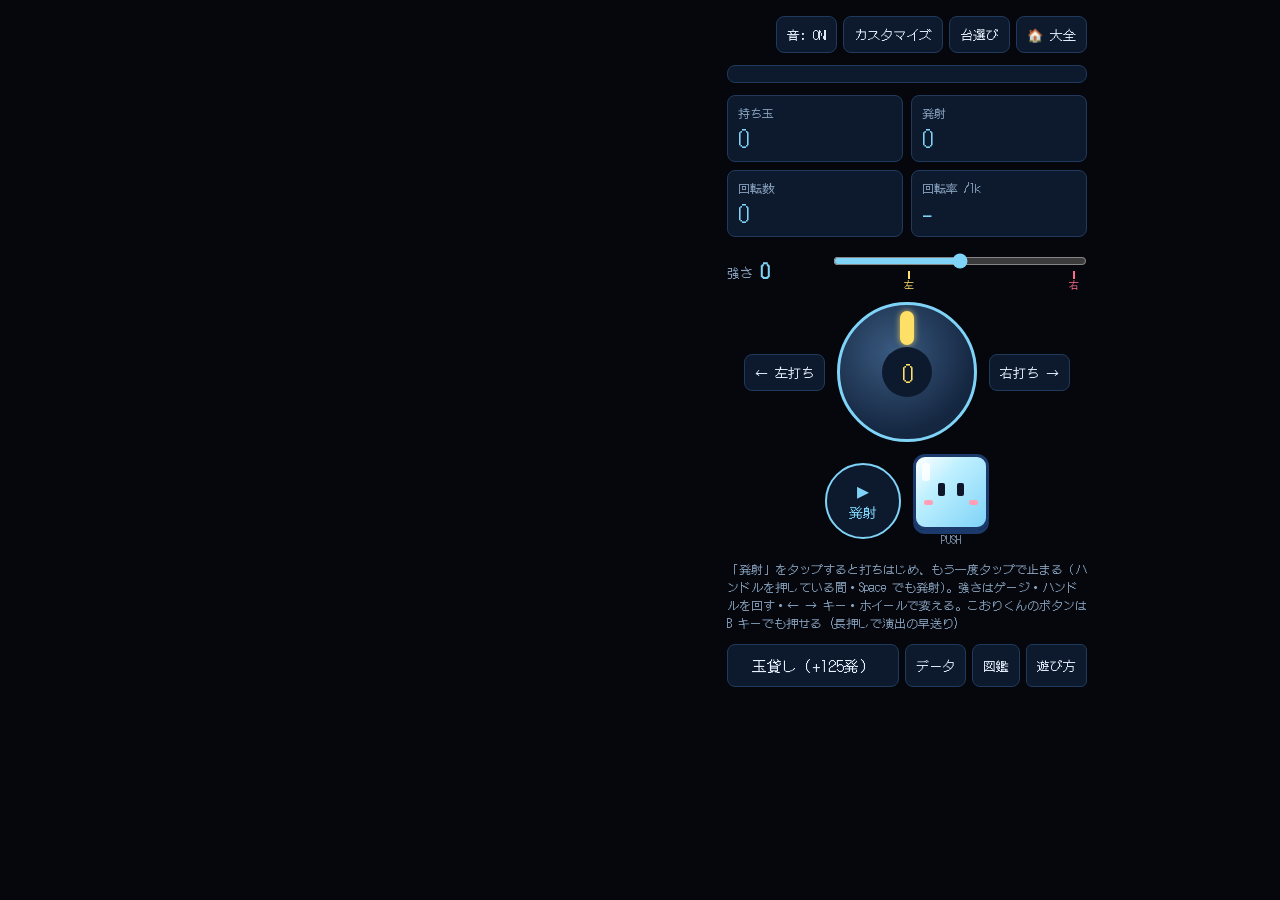
<file: tools/fast.html>
<!DOCTYPE html>
<html lang="ja">
<head>
    <meta charset="UTF-8">
    <meta name="viewport" content="width=device-width, initial-scale=1.0, viewport-fit=cover">
    <meta name="theme-color" content="#05070d">
    <!-- ホーム画面に追加 (PWA。manifest.webmanifest / sw.js) -->
    <link rel="manifest" href="manifest.webmanifest">
    <link rel="icon" type="image/png" href="icons/icon-192.png">
    <link rel="apple-touch-icon" href="icons/apple-touch-icon.png">
    <meta name="mobile-web-app-capable" content="yes">
    <meta name="apple-mobile-web-app-capable" content="yes">
    <title>Pこおりくん ～内定ツラヌキ物語～</title>
    <!-- 液晶用のドットフォント (オフライン時は MS ゴシックなどで代替) -->
    <link rel="preconnect" href="https://fonts.googleapis.com">
    <link rel="preconnect" href="https://fonts.gstatic.com" crossorigin>
    <link rel="stylesheet" href="https://fonts.googleapis.com/css2?family=DotGothic16&display=swap">
    <link rel="stylesheet" href="../css/style.css?v=d7b3fdfd">
</head>
<body>
    <main class="machine">
        <!-- 台の筐体 (2026-10-23 ユーザー指定: 台のデザインを一新。js/cabinet.js が まわりを 描く) -->
        <div class="cabinet" id="cabinet">
            <canvas id="cabinet-art" class="cabinet-art" aria-hidden="true"></canvas>
            <canvas id="board" class="board" aria-label="パチンコの盤面"></canvas>
            <!-- 筐体の 下の PUSH (台の ボタンと 同じ。押せる) -->
            <button id="cabinet-push" class="cabinet-push" aria-label="台のボタン (PUSH)" hidden></button>
        </div>

        <section class="controls">
            <div class="machine-bar">
                <span id="spec-display" class="spec-display"></span>
                <span class="bar-buttons">
                    <button id="sound-button" class="small-button">音: ON</button>
                    <button id="customize-button" class="small-button">カスタマイズ</button>
                    <button id="machine-button" class="small-button">台選び</button>
                    <button id="taizen-button" class="small-button" type="button" title="ゲーム大全に もどる" onclick="if (confirm('ゲーム大全に もどる？')) location.href = 'https://taku3482yasu-web.github.io/koori-game-taizen/'">🏠 大全</button>
                </span>
            </div>
            <div id="mode-display" class="mode-display"></div>
            <div id="aim-display" class="aim-display" hidden>右打ち →</div>
            <!-- RASH 突入の大当たり中に、RASH のモードを選ぶ (1 / 2 キーでも) -->
            <div id="rash-choice" class="rash-choice" hidden>
                <p>どっちの RASH にする？</p>
                <button data-mode="koori"><span class="rc-name">こおりRASH！</span><span class="rc-note">バトルで勝てば当たり</span></button>
                <button data-mode="onioni"><span class="rc-name">おにおにRASH！</span><span class="rc-note">おにおにが開眼すれば当たり</span></button>
            </div>
            <div class="status">
                <div class="status-item"><span class="label">持ち玉</span><span id="balls" class="value">0</span></div>
                <div class="status-item"><span class="label">発射</span><span id="launched" class="value">0</span></div>
                <div class="status-item"><span class="label">回転数</span><span id="spins" class="value">0</span></div>
                <div class="status-item"><span class="label">回転率 /1k</span><span id="rate" class="value">-</span></div>
            </div>

            <!-- 強さのゲージ: いまの強さと、左打ち・右打ちに向いた強さの印。動かして変えられる (2026-10-20 ユーザー指定) -->
            <div class="strength-row">
                <span class="strength-label">強さ <b id="strength-value">0</b> <span id="strength-aim" class="strength-aim"></span></span>
                <div class="strength-track">
                    <input id="strength-slider" class="strength-slider" type="range" min="0" max="100" step="1" aria-label="発射の強さ">
                    <span id="tick-left" class="strength-tick tick-left">左</span>
                    <span id="tick-right" class="strength-tick tick-right">右</span>
                </div>
            </div>
            <div class="handle-area">
                <button id="left-button" class="small-button aim-button">← <span class="aim-word">左打ち</span></button>
                <!-- 押している間発射。押したまま回すと強さが変わる -->
                <div id="handle" class="handle" role="slider" aria-label="発射の強さ" tabindex="0">
                    <div id="handle-knob" class="handle-knob"><span></span></div>
                    <div class="handle-center"><span id="strength">0</span></div>
                </div>
                <!-- 発射ボタン: タップで発射をはじめる・もう一度タップで止める (スマホではハンドルの代わり) -->
                <button id="fire-button" class="fire-button" aria-pressed="false"><span class="fire-icon">▶</span><span class="fire-word">発射</span></button>
                <div class="push-area">
                    <!-- 台のボタン (こおりくんの体の形)。先読みで光る・震える・鳴る。バトルの「PUSH!」で押す (B キーでも) -->
                    <button id="koori-button" class="koori-button" aria-label="台のボタン">
                        <span class="kb-shine"></span>
                        <span class="kb-eye kb-left"></span><span class="kb-eye kb-right"></span>
                        <span class="kb-cheek kb-left"></span><span class="kb-cheek kb-right"></span>
                        <span class="kb-label">PUSH</span>
                    </button>
                </div>
                <button id="right-button" class="small-button aim-button"><span class="aim-word">右打ち</span> →</button>
            </div>
            <p class="hint">「発射」をタップすると打ちはじめ、もう一度タップで止まる（ハンドルを押している間・Space でも発射）。強さはゲージ・ハンドルを回す・← → キー・ホイールで変える。こおりくんのボタンは B キーでも押せる (長押しで演出の早送り)</p>
            <div class="menu-row">
                <button id="lend-button" class="lend-button">玉貸し（+125発）</button>
                <button id="data-button" class="small-button">データ</button>
                <button id="collection-button" class="small-button">図鑑</button>
                <a href="howto.html" class="small-button link-button">遊び方</a>
            </div>
        </section>

        <section id="debug-panel" class="debug-panel" hidden>
            <div class="debug-buttons">
                <span id="debug-board" class="debug-board"></span>
                <button id="debug-hit">次は大当たり</button>
                <button id="debug-hit-rush">次は大当たり (RUSH へ)</button>
                <button id="debug-small">次は小当たり (特図2)</button>
                <button id="debug-reach">次はリーチ外れ</button>
                <button id="debug-fail">次はチャレンジ失敗</button>
                <select id="debug-enemy" aria-label="バトルの相手">
                    <option value="">相手: 抽選</option>
                    <option value="okagappa">おかがっぱ</option>
                    <option value="rival5dx">チーム5DX</option>
                    <option value="hibikimakuri">ひびきまくり</option>
                    <option value="ask3">チームASK-3</option>
                    <option value="muscle">チームお願いマッスル</option>
                    <option value="muscle:kai">チームお願いマッスル・怪</option>
                    <option value="onioni">おにおに</option>
                    <option value="naitei">ナイナイ</option>
                </select>
                <select id="debug-iwakan" aria-label="違和感">
                    <option value="">違和感: 抽選</option>
                    <option value="noise">ノイズ</option>
                    <option value="silent">音が消える</option>
                    <option value="reverse">図柄が逆に回る</option>
                    <option value="stop">図柄が止まる</option>
                    <option value="lamp">ランプがチカチカ</option>
                </select>
                <button id="debug-yaku">次は 役物 (バトルの当たり)</button>
                <button id="debug-crack">次は 1・3・5 ひび割れ</button>
                <button id="debug-ikiteru">次は こおりいきていける！</button>
                <button id="debug-button">ボタン先読み</button>
                <button id="debug-rainbow">虹保留の当たり</button>
                <button id="debug-rash-mode">RASH: こおりRASH</button>
                <button id="debug-opening">オープニング</button>
                <button id="debug-ending">エンディング</button>
                <button id="debug-jitan">時短に入る</button>
                <button id="debug-auto">オート発射: OFF</button>
                <button id="debug-aim">オートで打ち分け: OFF</button>
                <button id="debug-reset">集計リセット</button>
            </div>
            <div id="debug-stats" class="debug-stats"></div>
        </section>
    </main>

    <!-- 前回から続けるか、新しく始めるか (このブラウザに保存した続き) -->
    <div id="continue-panel" class="picker" hidden>
        <div class="picker-box" role="dialog" aria-labelledby="continue-title">
            <h2 id="continue-title">前回の続き</h2>
            <p id="continue-summary" class="continue-summary"></p>
            <div class="picker-actions continue-actions">
                <button id="continue-no" class="small-button">新しく始める</button>
                <button id="continue-yes" class="start-button">前回から続ける</button>
            </div>
        </div>
    </div>

    <!-- カスタマイズ: 演出・盤面の見た目を選ぶ (当たりやすさは変わらない) -->
    <div id="customize-panel" class="picker" hidden>
        <div class="picker-box" role="dialog" aria-labelledby="customize-title">
            <h2 id="customize-title">カスタマイズ</h2>
            <p class="picker-note">演出と見た目を選べる。当たりやすさ・出玉は変わらない</p>
            <div id="customize-options"></div>
            <div class="picker-actions">
                <button id="customize-close" class="start-button">とじる</button>
            </div>
        </div>
    </div>

    <!-- データカウンター (この台の記録。js/panels.js) -->
    <div id="data-panel" class="picker" hidden>
        <div class="picker-box wide-box" role="dialog" aria-labelledby="data-title">
            <h2 id="data-title">データカウンター</h2>
            <div id="dc-stats" class="dc-stats"></div>
            <h3>大当たりまでの回転数</h3>
            <div id="dc-bars" class="dc-bars" role="img" aria-label="大当たりまでの回転数 (左が古い)"></div>
            <div class="dc-legend">
                <span><i class="dc-key dc-key-normal"></i>通常の当たり</span>
                <span><i class="dc-key dc-key-rash"></i>RASH</span>
                <span><i class="dc-key dc-key-active"></i>当たりの途中</span>
            </div>
            <h3>出玉の推移</h3>
            <div class="dc-graph-wrap">
                <canvas id="dc-graph" class="dc-graph" role="img" aria-label="出玉の推移"></canvas>
                <div id="dc-tip" class="dc-tip" hidden></div>
            </div>
            <p class="picker-note">横: 打った玉 / 縦: 差玉（持ち玉 − はじめの玉と玉貸しの合計）</p>
            <h3>大当たり履歴</h3>
            <div class="dc-table-wrap">
                <table class="dc-table">
                    <thead><tr><th>回</th><th>回転数</th><th>出玉</th><th>結果</th><th>獲得</th><th>示唆</th></tr></thead>
                    <tbody id="dc-history"></tbody>
                </table>
            </div>
            <p id="dc-empty" class="picker-note">まだ大当たりがありません</p>
            <h3>設定推測</h3>
            <div id="dc-estimate" class="dc-estimate"></div>
            <p id="dc-estimate-note" class="picker-note"></p>
            <h3>この台の設定示唆</h3>
            <div id="dc-hints" class="dc-hints"></div>
            <div class="picker-actions">
                <button id="data-close" class="start-button">とじる</button>
            </div>
        </div>
    </div>

    <!-- 図鑑: 記録・見た演出・実績 (台を選び直しても残る。js/panels.js) -->
    <div id="collection-panel" class="picker" hidden>
        <div class="picker-box wide-box" role="dialog" aria-labelledby="collection-title">
            <h2 id="collection-title">図鑑</h2>
            <div class="col-tabs" role="tablist">
                <button data-tab="records" role="tab">記録</button>
                <button data-tab="shows" role="tab">演出</button>
                <button data-tab="achievements" role="tab">実績</button>
            </div>
            <div id="col-body" class="col-body"></div>
            <div class="picker-actions">
                <button id="collection-close" class="start-button">とじる</button>
            </div>
        </div>
    </div>

    <!-- アップデート情報 (更新したあと、開いたときに一度だけ。js/updates.js) -->
    <div id="updates-panel" class="picker updates-picker" hidden>
        <div class="picker-box" role="dialog" aria-labelledby="updates-title">
            <h2 id="updates-title">アップデート情報</h2>
            <div id="updates-list" class="updates-list"></div>
            <label class="updates-off"><input type="checkbox" id="updates-off"> 次から表示しない</label>
            <div class="picker-actions">
                <button id="updates-close" class="start-button">とじる</button>
            </div>
        </div>
    </div>

    <!-- 実績を解除したときのお知らせ -->
    <div id="toast" class="toast" role="status" hidden></div>

    <!-- 台選び: ゲームを始める前にスペックと設定を選ぶ -->
    <div id="machine-picker" class="picker" hidden>
        <div class="picker-box" role="dialog" aria-labelledby="picker-title">
            <h2 id="picker-title">台を選ぶ</h2>
            <h3>スペック（大当たり確率）</h3>
            <div id="spec-options" class="spec-options"></div>
            <h3>設定</h3>
            <p class="picker-note">設定が高いほど、ヘソの命釘が開いていてよく回る（1000円で 設定1 約12回転 〜 設定6 約40回転）。「おまかせ」は設定がわからない台</p>
            <div id="setting-options" class="setting-options"></div>
            <div class="picker-actions">
                <button id="picker-close" class="small-button">もどる</button>
                <button id="picker-start" class="start-button">この台で遊ぶ</button>
            </div>
        </div>
    </div>
<!--
    確認用: index.html と同じゲームを、画面の更新 (requestAnimationFrame) を早送りして動かす。
    ヘッドレスChromeでは画面の更新がほとんど進まないので、オープニングなど「時間で進むもの」はこちらで確かめる。
    例: sh tools/shot.sh "tools/fast.html?spec=s99&story=opening" out.png 1100,900 3000
    index.html を変えたら作り直す (python tools/make-fast.py)。
-->
<script>
// 確認用: requestAnimationFrame を早送りする (1回ごとに 1/60 秒進める)
(() => { let ts = 0; window.requestAnimationFrame = cb => setTimeout(() => { ts += 1000 / 60; cb(ts); }, 0); })();
</script>


    <script src="../js/config.js?v=b75fd0cb"></script>
    <script src="../js/pixel-hd.js?v=6e1a8ffa"></script>
    <script src="../js/sprites.js?v=53eb6c5c"></script>
    <script src="../js/characters.js?v=c6553a60"></script>
    <script src="../js/rivals.js?v=54717a29"></script>
    <script src="../js/battle-lines.js?v=afa1364a"></script>   <!-- 敵の セリフと 必殺技 (最新の スロットから。tools/import-battle-lines.mjs) -->
    <script src="../js/backgrounds.js?v=5a37f5dc"></script>
    <script src="../js/board.js?v=4d82112d"></script>
    <script src="../js/physics.js?v=a1301719"></script>
    <script src="../js/sound-heso.js?v=ea2eb22a"></script>
    <script src="../js/audio.js?v=fd250cd5"></script>
    <script src="../js/bgm.js?v=88a967c5"></script>
    <script src="../js/scenario.js?v=b8e6cd2f"></script>
    <script src="../js/machine.js?v=e9b37e4f"></script>
    <script src="../js/cabinet.js?v=0aa7f0b9"></script>
    <script src="../js/render.js?v=7bbba688"></script>
    <script src="../js/figures.js?v=c4a7af47"></script>
    <script src="../js/button.js?v=0961c87d"></script>
    <script src="../js/lcd-rash.js?v=36bf3cdf"></script>
    <script src="../js/round-info.js?v=f6f95292"></script>
    <script src="../js/lcd-story.js?v=e954a3ad"></script>
    <script src="../js/lcd.js?v=4ab19037"></script>
    <script src="../js/save.js?v=8ec28e8e"></script>
    <script src="../js/customize.js?v=efb351f3"></script>
    <script src="../js/records.js?v=23e2cab2"></script>
    <script src="../js/updates.js?v=9abe6681"></script>
    <script src="../js/trust-table.js?v=3742e9b9"></script>   <!-- 期待度の表 (tools/trust.js が 書き出す。遊び方と 同じ) -->
    <script src="../js/panels.js?v=6807fb9e"></script>
    <script src="../js/main.js?v=31ff46b7"></script>
</body>
</html>
</file>
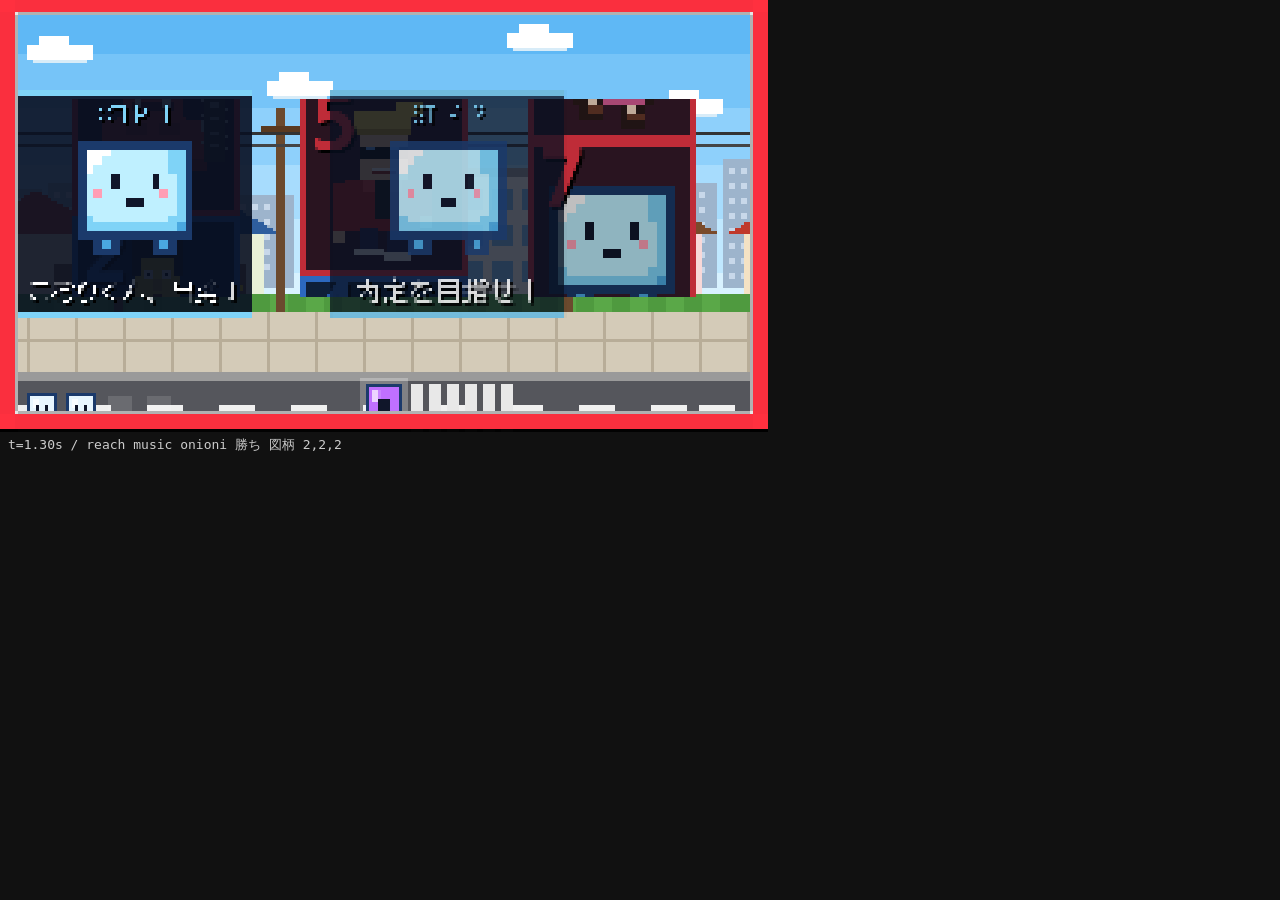
<file: tools/lcd.html>
<!DOCTYPE html>
<html lang="ja">
<head>
<meta charset="UTF-8">
<title>液晶の確認</title>
<!--
    液晶だけを大きく表示して、変動の流れを確認する (盤面・玉はなし)。
    ?force=hit|rush|reach|fail|small  はじめの保留 / &enemy=onioni バトルの相手 / &spec=s159
    ?force=challenge&win=2  突破チャレンジ (保留4つ、win 番目で当たり。-1 で負け)。&extra=hit (または miss) でおまけの保留を1つ足す
    ?force=koori&enemy=goldDog&lose=1  こおりRASH のバトル (lose=1 でガセのバトル。&kai=1 で怪の保留、&revival=1 で復活。相手は aruaru・○○Kai も)
    ?force=onioni&pattern=zoom  おにおにRASH の当たり (open / rainbow / flip / upsideDown / mono / zoom / koori / tomoishi / naitei)
    &rashhold=black (または spin)  RASH 中の当たりの保留を黒い保留・回る保留に (残り保留に1つ足す)
    ?force=blackout  RASH 中のブラックアウト (突発当たり)
    ?force=koori&premium=1  RASH 中のプレミアボーナス (koori: 怪のバトル / onioni: 金面犬がとなりに座る / okapipo: ブラックアウト。役物は盤面に描くので index.html で)
    ?story=opening / ?story=ending  オープニング・エンディング
    ?force=rush&promote=1&fast=1  奇数の当たりを偶数で見せて、ラウンド中に昇格
    ?force=hit&stepup=s3gold&gizi=3  ステップアップ予告 (s1〜s3gold) と擬似連 (0〜3)
    ?force=hit&zen=okagappa  全回転 (koori / naitei / aruaru / onioni / okagappa)
    ?force=fail&yutime=1&holds=0  遊タイム (はじめの変動が止まったら遊タイム突入)
    ?force=koori&hit=2&cheer=3  こおりRASH のお仲間の応援 (0〜3人)
    ?force=hit&push=long&pcolor=gold&hold=1  PUSH の押し方 (tap / long ため / mash 連撃) と色。hold=1 で長押し、mash=1 で連打をまねる
    ?force=hit&lever=change  レバーを引け！ (lever=1 ははじめから。force=koori&hit=2 と使うと RASH 中の確定)
    ?force=hit&enemy=onioni&gun=hibiki&cutin=gold&develop=1&gimmick=1&stepup=none  群予告・SPSP への発展・こおりカットイン・役物 (役物は盤面に描くので index.html で)
    ?force=hit&notice=post  告知のタイプ (post: 後告知 / oneshot: 一発告知)
    ?force=okapipo&hit=6&oka=rainbow  おかピポRASH の当たり (lose=1 で外れ。oka=gold で金色のおかがっぱ、oka=gun で告知なしのおかがっぱ群)
    ?force=reach&pursuit=1  通常時のバトルで追撃チャンス (force=hit で勝ち)
    ?force=koori&hit=2&summon=1  こおりRASH のお仲間召喚
    ?force=koori&vpromote=1  小当たりを V 以外の図柄でそろえて、V入賞 → ラウンドの始めに V に昇格
    ?force=renchan&mode=onioni&fast=1  RASH の大当たり中に残り保留の当たりで「〇G連確定！」(&pos=2 で2つ目の保留。〇 は残り保留の当たりの数)
    ?force=koori&hit=3&fast=1  こおりRASH で特図2 の大当たり (3連目) → 大当たり → 「〇回目」→「〇〇RASH」
    &t=12 その秒数まで早送りした画面で止める (ヘッドレスChromeで画像にするとき)。t がなければふつうに動く
    &ts=2,6,12 その秒数ごとの画面を並べる (1回の変動を何枚かで見る)
    &holds=3 ほかの保留の数 / &color=rainbow はじめの保留の色 / &challenge=music チャレンジの種類
    &change=self (または next) はじめの保留を白から変化させる (当該変化 / 保留が進むとき)
-->
<link rel="stylesheet" href="https://fonts.googleapis.com/css2?family=DotGothic16&display=swap">
<style>
    body { margin: 0; background: #111; color: #ccc; font: 13px monospace; }
    canvas { display: block; width: 768px; height: 432px; image-rendering: pixelated; }
    #sheet { display: grid; grid-template-columns: repeat(2, 512px); gap: 4px; }
    #sheet canvas { width: 512px; height: 288px; }
    #sheet div { position: relative; }
    #sheet span { position: absolute; left: 4px; top: 2px; color: #ff0; background: #000; }
    #info { padding: 4px 8px; }
</style>
</head>
<body>
<canvas id="screen" width="256" height="144"></canvas>
<div id="info"></div>
<div id="sheet"></div>
<script src="../js/config.js"></script>
<script src="../js/sprites.js"></script>
<script src="../js/characters.js"></script>
    <script src="../js/rivals.js?v=0"></script>
    <script src="../js/battle-lines.js?v=0"></script>   <!-- 敵の セリフと 必殺技 (最新の スロットから。tools/import-battle-lines.mjs) -->
<script src="../js/backgrounds.js"></script>
<script src="../js/audio.js"></script>
<script src="../js/scenario.js"></script>
<script src="../js/machine.js"></script>
<script src="../js/figures.js"></script>
<script src="../js/button.js"></script>
<script src="../js/lcd-rash.js"></script>
<script src="../js/customize.js"></script>
<script src="../js/round-info.js"></script>
<script src="../js/lcd-story.js"></script>
<script src="../js/lcd.js"></script>
<script>
(() => {
    const params = new URLSearchParams(location.search);
    const screen = document.getElementById('screen').getContext('2d');
    // &fast=1: 大当たりのラウンドをすぐ終わらせる (玉が入らないので)
    if (params.get('fast')) CONFIG.machine.bonus.maxTime = params.get('promote') ? 8 : 0.5;
    if (params.get('promote')) CONFIG.show.promote.rate = 1;
    if (params.get('vpromote')) CONFIG.show.promote.vRate = 1;   // 小当たりを V 以外の図柄でそろえる (V入賞も自動で)
    if (params.get('pursuit')) CONFIG.show.pursuit.hitRate = CONFIG.show.pursuit.missRate = 1;   // 通常時のバトルで必ず追撃チャンス
    if (params.get('summon')) { CONFIG.show.summon.rate = 1; CONFIG.show.revival.share = 0; }   // こおりRASH の当たりのバトルで必ずお仲間召喚 (復活にしない)
    if (params.has('cheer')) CONFIG.show.cheer.win = CONFIG.show.cheer.miss = { [params.get('cheer')]: 1 };   // こおりRASH のお仲間の応援の人数
    const m = Machine.create(CONFIG, params.get('spec') || 's99');
    if (params.get('notice')) Machine.setNotice(m, params.get('notice'));   // &notice=post / oneshot: 告知のタイプ
    const lcd = Lcd.init();
    const force = params.get('force') || 'hit';
    const options = { enemy: params.get('enemy') || undefined, holdColor: params.get('color') || undefined, challenge: params.get('challenge') || undefined };
    if (!['challenge', 'koori', 'onioni', 'okapipo', 'blackout', 'renchan'].includes(params.get('force'))) {
        for (let i = 0; i < Number(params.get('holds') || 2); i++) Machine.debugHold(m, 1, 'miss', null);
    }
    if (force === 'challenge') Machine.debugChallenge(m, 4, Number(params.get('win') ?? -1), params.get('extra'));
    else if (force === 'renchan') {
        Machine.debugJitan(m);
        if (params.get('mode')) Machine.setRashMode(m, params.get('mode'));
        m.holds[1].length = 0;
        Machine.debugHold(m, 2, 'hit', null, {});          // この変動で大当たり
        const pos = Number(params.get('pos') || 1);
        for (let i = 1; i < pos; i++) m.holds[2].push({ kind: 'miss', holdColor: 'white' });
        m.holds[2].push({ kind: 'small', holdColor: 'white' });   // 残り保留の当たり
    } else if (force === 'blackout') {
        Machine.debugJitan(m);
        Machine.debugHold(m, 2, 'small', null, {});
        m.holds[2][0].force = 'blackout';
    }
    else if (force === 'koori' || force === 'onioni' || force === 'okapipo') {
        Machine.debugJitan(m);
        Machine.setRashMode(m, force);
        m.holds[1].length = 0;
        Machine.debugHold(m, 2, params.get('lose') ? 'reach' : params.get('hit') ? 'hit' : 'small', null, { enemy: options.enemy, pattern: params.get('pattern') || undefined, premium: Boolean(params.get('premium')) });
        if (params.get('oka')) m.holds[2][0].forceOkaNotice = params.get('oka');   // &oka=gimmick: おかピポRASH の一発告知 (gold / gun / shake / voice / rainbow / gimmick)
        if (params.get('hit')) m.rush.hits = Number(params.get('hit'));   // 何連目か
        if (params.get('rashhold')) m.holds[2].push({ kind: 'small', holdColor: 'white', rashHold: params.get('rashhold') });
        // 復活: 当たりのバトルを一度負けに見せる (1/99 は 900個 の当たりにする)
        if (params.get('revival')) {
            const h = m.holds[2][0];
            h.force = 'revival';
            h.alloc = m.spec.rushHit.find(a => a.label === CONFIG.show.revival.labels[m.specId]) || m.spec.rushHit[0];
        }
        // 怪の保留 (先バレ): 怪の相手のバトルにする
        if (params.get('kai')) m.holds[2][0].kai = true;
        // &lever=1: レバーを引け！ (&lever=change: PUSH！ から変わる)
        if (params.get('lever')) Object.assign(m.holds[2][0], { forceLever: true, forceLeverChange: params.get('lever') === 'change' });
    } else if (force === 'small') Machine.debugHold(m, 2, 'small', null);
    else if (force === 'rush') Machine.debugHold(m, 1, 'hit', 'jitan', options);
    else Machine.debugHold(m, 1, force, null, options);
    // &stepup=s3gold: ステップアップ予告 (s1 / s2 / s3white / s3red / s3gold) / &gizi=3: 擬似連の回数 / &zen=koori: 全回転 (当たりのとき)
    // &yutime=1: はじめの変動が止まったら遊タイム (force=fail などの外れと使う)
    if (params.get('yutime')) m.normalSpins = m.spec.yutime.at - 1;
    const first = m.holds[1][0];
    if (first) {
        if (params.get('stepup')) first.forceStepUp = params.get('stepup');
        if (params.has('gizi')) first.forceGizi = Number(params.get('gizi'));
        if (params.get('zen')) first.forceZenkaiten = params.get('zen');
        // &gun=koori: 群予告 (koori / onioni / hibiki) / &cutin=gold: こおりカットイン (blue / green / red / gold) / &develop=1: SPSP への発展 (enemy=onioni などと) / &gimmick=1: 盤面の役物
        if (params.get('gun')) first.forceGun = params.get('gun');
        if (params.get('cutin')) first.forceCutin = params.get('cutin');
        if (params.get('develop')) first.forceDevelop = true;
        if (params.get('gimmick')) first.forceGimmick = true;
        if (params.get('lever')) Object.assign(first, { forceLever: true, forceLeverChange: params.get('lever') === 'change' });
        // &push=long (または mash / tap) &pcolor=gold: PUSH の押し方と色 (2026-10-24)
        if (params.get('push')) first.forcePushMode = params.get('push');
        if (params.get('pcolor')) first.forcePushColor = params.get('pcolor');
    }
    if (params.get('change')) {
        // 保留変化の確認: 当たりの保留を白で出しておき、変化させる
        const target = params.get('change') === 'next' ? m.holds[1][1] : m.holds[1][0];
        if (target) { target.holdColor = params.get('color') || 'red'; target.shownColor = 'white'; target.change = params.get('change'); }
    }
    let time = 0;
    if (params.get('story')) Lcd.playStory(params.get('story'), 0);
    const step = dt => {
        time += dt;
        Machine.update(m, dt);
        m.events.splice(0).forEach(e => Lcd.event(e, time));
        // &hold=1: 長押しを まねる (押しつづける) / &mash=1: 連打を まねる (0.1 秒ごとに 押す)。押せる 場面を 知るため 毎回 描く
        if (params.get('hold') || params.get('mash')) {
            Lcd.draw(time, m);
            if (Math.floor(time * 10) !== Math.floor((time - dt) * 10)) Lcd.push(time);
        }
        // &vpromote=1: 小当たりのアタッカーが開いたら、すぐ V に入れる (玉がないので)
        if (params.get('vpromote') && m.small && !m.small.v) Machine.enter(m, 'attacker');
    };
    const render = () => {
        screen.imageSmoothingEnabled = false;
        screen.drawImage(Lcd.draw(time, m), 0, 0, 256, 144);   // 液晶は 2 倍で 描くので 縮める (P1)
        const p = m.spin && m.spin.plan;
        document.getElementById('info').textContent = `t=${time.toFixed(2)}s`
            + (p ? ` / ${p.type || ''} ${p.challenge || ''} ${p.enemy || ''} ${p.win ? '勝ち' : ''} 図柄 ${p.digits.join(',')}` : '');
    };
    if (params.has('ts')) {
        document.getElementById('screen').style.display = 'none';
        params.get('ts').split(',').map(Number).forEach(target => {
            while (time < target) step(1 / 60);
            const box = document.createElement('div');
            const c = document.createElement('canvas');
            c.width = 256;
            c.height = 144;
            const g = c.getContext('2d');
            g.imageSmoothingEnabled = false;
            g.drawImage(Lcd.draw(time, m), 0, 0, 256, 144);
            const label = document.createElement('span');
            label.textContent = `${target}s`;
            box.append(c, label);
            document.getElementById('sheet').appendChild(box);
        });
        render();
        return;
    }
    if (params.has('t')) {
        const target = Number(params.get('t'));
        while (time < target) step(1 / 60);
        render();
        return;
    }
    let last = null;
    const frame = ts => {
        if (last !== null) step(Math.min(0.1, ts / 1000 - last));
        last = ts / 1000;
        render();
        requestAnimationFrame(frame);
    };
    requestAnimationFrame(frame);
    document.addEventListener('keydown', e => { if (e.code === 'KeyB' && !e.repeat) Lcd.push(time); });
    document.addEventListener('keyup', e => { if (e.code === 'KeyB') Lcd.release(time); });

})();
</script>
</body>
</html>
</file>
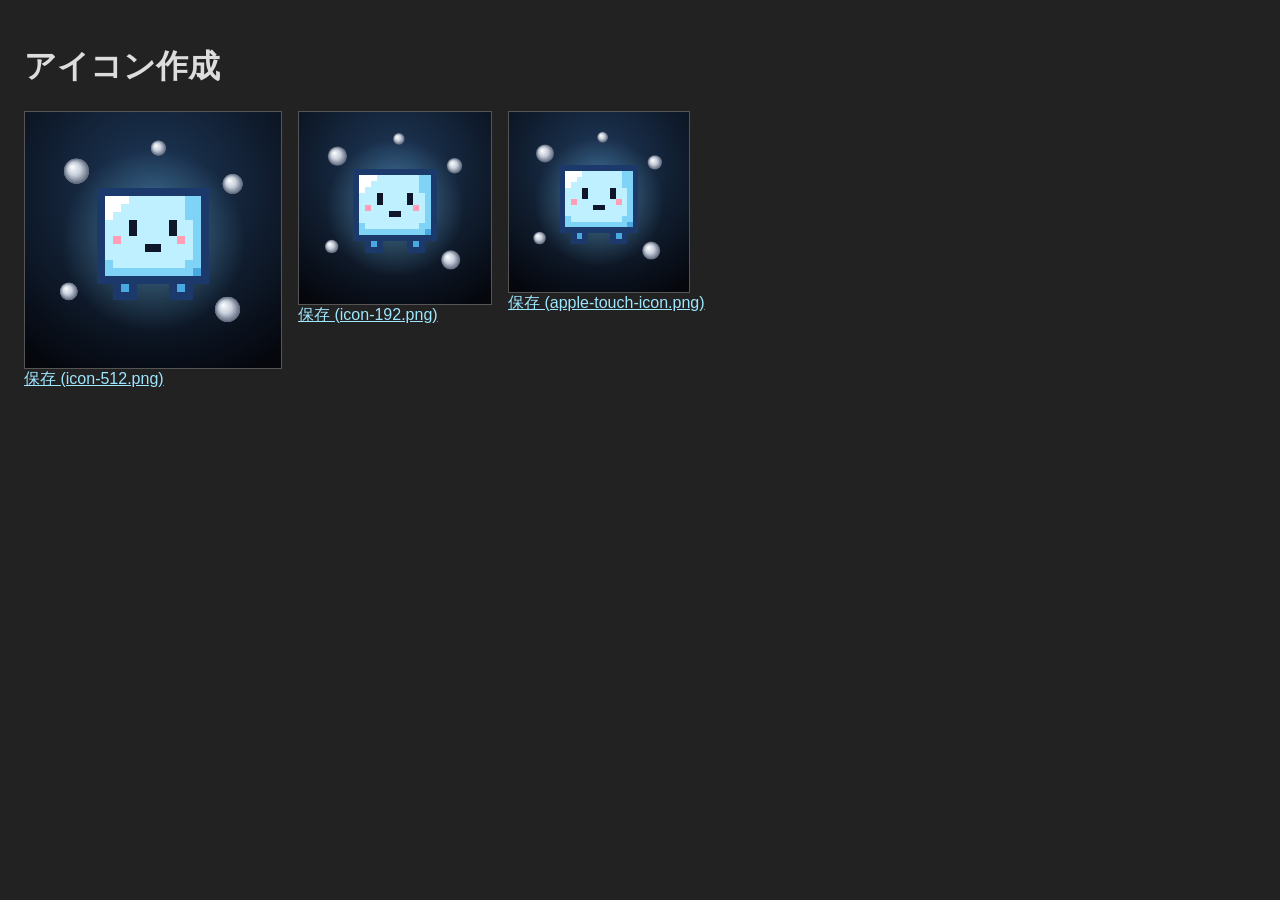
<file: tools/make-icons.html>
<!DOCTYPE html>
<html lang="ja">
<head>
    <meta charset="UTF-8">
    <title>アイコン作成 - Pこおりくん</title>
    <style>
        body { background: #222; color: #ddd; font-family: sans-serif; padding: 16px; }
        figure { display: inline-block; margin: 0 16px 16px 0; vertical-align: top; }
        canvas { display: block; max-width: 256px; height: auto; image-rendering: pixelated; border: 1px solid #555; }
        a { color: #9fe6ff; }
    </style>
</head>
<body>
    <!--
    =====================================================================
    ホーム画面に追加したときのアイコン (icons/*.png) を作る (スロット版の tools/make-icons.html と同じ作り)
    ---------------------------------------------------------------------
    こおりくんのドット絵 (sprites.js の SPRITES.koori) を夜の盤面の色の背景に大きく描き、まわりに銀の玉を散らす。
    丸や角丸に切り抜かれても欠けないよう、こおりくんは真ん中の 6 割に収める (maskable)。
    使い方: このページをブラウザで開き、各アイコンの「保存」で icons/ に上書きする
    =====================================================================
    -->
    <h1>アイコン作成</h1>
    <div id="icons"></div>
    <script src="../js/sprites.js?v=9fb9b0ca"></script>
    <script>
        const ICONS = [
            { file: 'icon-512.png', size: 512 },
            { file: 'icon-192.png', size: 192 },
            { file: 'apple-touch-icon.png', size: 180 }
        ];
        // 銀の玉 (真ん中からの位置と大きさ。アイコンの大きさに対する割合)
        const BALLS = [[-0.3, -0.27, 0.05], [0.31, -0.22, 0.04], [-0.33, 0.2, 0.035], [0.29, 0.27, 0.05], [0.02, -0.36, 0.03]];

        function drawIcon(canvas, size) {
            canvas.width = canvas.height = size;
            const ctx = canvas.getContext('2d');
            // 背景: 盤面と同じ夜空の紺に、氷色の光
            const bg = ctx.createRadialGradient(size / 2, size * 0.3, 0, size / 2, size * 0.3, size * 0.8);
            bg.addColorStop(0, '#1f3a5c');
            bg.addColorStop(1, '#05070d');
            ctx.fillStyle = bg;
            ctx.fillRect(0, 0, size, size);
            const glow = ctx.createRadialGradient(size / 2, size / 2, 0, size / 2, size / 2, size * 0.36);
            glow.addColorStop(0, 'rgba(127, 211, 247, 0.45)');
            glow.addColorStop(1, 'rgba(127, 211, 247, 0)');
            ctx.fillStyle = glow;
            ctx.fillRect(0, 0, size, size);
            // 銀の玉
            BALLS.forEach(([dx, dy, r]) => {
                const x = size / 2 + dx * size;
                const y = size / 2 + dy * size;
                const g = ctx.createRadialGradient(x - r * size * 0.35, y - r * size * 0.35, 0, x, y, r * size);
                g.addColorStop(0, '#ffffff');
                g.addColorStop(0.5, '#c8d0dc');
                g.addColorStop(1, '#5a6478');
                ctx.fillStyle = g;
                ctx.beginPath();
                ctx.arc(x, y, r * size, 0, Math.PI * 2);
                ctx.fill();
            });
            // こおりくん (16x16 ドット)
            const scale = size * 0.5 / 16;
            const x = (size - 16 * scale) / 2;
            const y = (size - 16 * scale) / 2 + scale * 0.5;
            drawSprite(ctx, SPRITES.koori, 'walk1', x, y, scale);
        }

        ICONS.forEach(({ file, size }) => {
            const fig = document.createElement('figure');
            const canvas = document.createElement('canvas');
            canvas.dataset.file = file;
            drawIcon(canvas, size);
            const link = document.createElement('a');
            link.textContent = `保存 (${file})`;
            link.download = file;
            link.href = canvas.toDataURL('image/png');
            const caption = document.createElement('figcaption');
            caption.appendChild(link);
            fig.append(canvas, caption);
            document.getElementById('icons').appendChild(fig);
        });
    </script>
</body>
</html>
</file>
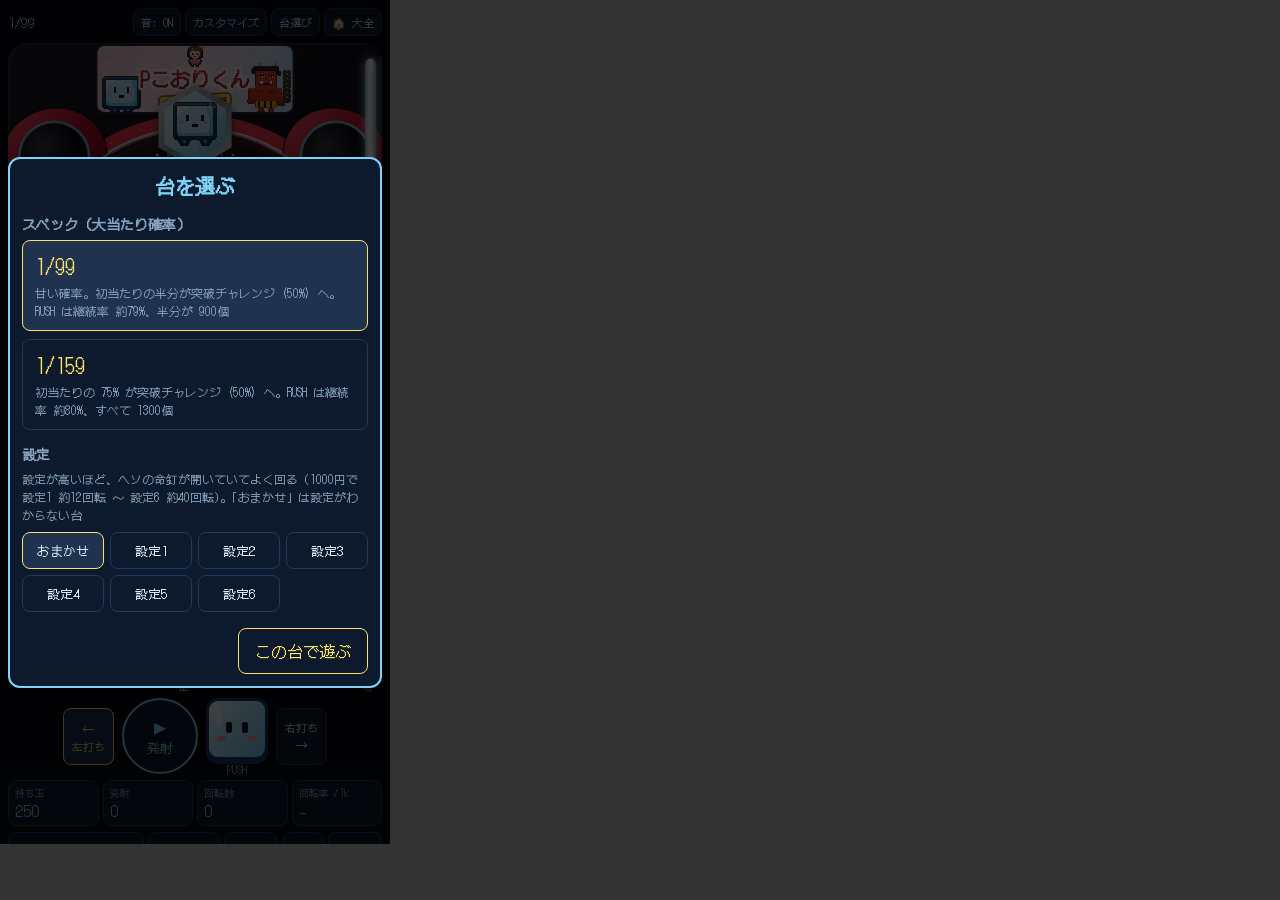
<file: tools/phone.html>
<!DOCTYPE html>
<html lang="ja">
<head>
<meta charset="UTF-8">
<title>スマホ幅の確認</title>
<!-- index.html をスマホの大きさ (390x844) で表示する。?q= の中身を index.html に渡す (例: phone.html?q=auto%3D1) -->
<style>body { margin: 0; background: #333; } iframe { border: 0; width: 390px; height: 844px; display: block; }</style>
</head>
<body>
<iframe id="f"></iframe>
<script>document.getElementById('f').src = '../index.html?' + (new URLSearchParams(location.search).get('q') || '');</script>
</body>
</html>
</file>
<file: css/style.css>
:root {
    --bg: #05070d;
    --panel: #0d1a2e;
    --panel-line: #1f3a5c;
    --text: #e6f2ff;
    --muted: #8aa4c0;
    --accent: #7fd3f7;
    --hot: #ff6a8a;
    --font: "DotGothic16", "MS Gothic", "Osaka-Mono", monospace;
}

* { box-sizing: border-box; }

body {
    margin: 0;
    -webkit-touch-callout: none;   /* スマホで長押ししてもメニューを出さない */
    background: var(--bg);
    color: var(--text);
    font-family: var(--font);
    -webkit-user-select: none;
    user-select: none;
    touch-action: manipulation;
}

.machine {
    display: flex;
    flex-wrap: wrap;
    justify-content: center;
    align-items: flex-start;
    gap: 16px;
    padding: 16px;
    max-width: 960px;
    margin: 0 auto;
}

/* 盤面: 画面の高さに収まる大きさ (縦横比 360:500) */
.board {
    display: block;
    flex: 0 1 auto;
    min-width: 0;
    max-width: 100%;
    width: min(100%, calc((100vh - 32px) * 0.72), 540px);
    aspect-ratio: 360 / 500;
    image-rendering: pixelated;
    border-radius: 12px;
    box-shadow: 0 0 0 3px #1b3a6b, 0 0 24px rgba(127, 211, 247, 0.25);
}

/* 台の筐体 (2026-10-23 ユーザー指定)。盤面は 筐体の 窓に はめこむ。まわりは js/cabinet.js が 描く */
.cabinet {
    position: relative;
    flex: 0 1 auto;
    min-width: 0;
    max-width: 100%;
    width: min(100%, calc((100vh - 32px) * 0.597), 620px);
    aspect-ratio: 460 / 770;
}
.cabinet-art { position: absolute; inset: 0; width: 100%; height: 100%; pointer-events: none; }
/* 筐体の 下の PUSH (js/main.js が 位置を 合わせる。見た目は cabinet.js が 描く) */
.cabinet-push { position: absolute; padding: 0; border: 0; border-radius: 50%; background: transparent; cursor: pointer; touch-action: none; }
.cabinet-push:active { box-shadow: inset 0 0 0 3px rgba(255, 230, 102, 0.6); }
.cabinet .board {
    position: absolute;
    left: 7%;
    top: 15%;
    width: 86%;
    max-width: none;
    border-radius: 0;
    box-shadow: none;
}
/* 筐体の 絵は 盤面の 上に 重ねる (盤面の 丸い 形の 窓を くりぬいて 描く) */
.cabinet .cabinet-art { z-index: 1; }
.cabinet .cabinet-push { z-index: 2; }
.cabinet-push.grab { border-radius: 0; cursor: grab; }
.cabinet-push.grab:active { box-shadow: none; cursor: grabbing; }
/* レバーを 引ききった ガコン: 筐体が ずしんと 揺れる (2026-10-24 js/button.js) */
.cabinet.lever-thud { animation: lever-thud 0.32s ease-out; }
@keyframes lever-thud {
    0% { transform: translateY(0); }
    20% { transform: translateY(6px); }
    45% { transform: translateY(-3px); }
    70% { transform: translateY(1.5px); }
    100% { transform: translateY(0); }
}
@media (prefers-reduced-motion: reduce) { .cabinet.lever-thud { animation: none; } }

.controls {
    flex: 1 1 280px;
    min-width: 0;
    max-width: 360px;
    display: flex;
    flex-direction: column;
    gap: 12px;
}

.status {
    display: grid;
    grid-template-columns: 1fr 1fr;
    gap: 8px;
}

.status-item {
    background: var(--panel);
    border: 1px solid var(--panel-line);
    border-radius: 8px;
    padding: 8px 10px;
    display: flex;
    flex-direction: column;
}

.status-item .label { font-size: 12px; color: var(--muted); }
.status-item .value { font-size: 22px; color: var(--accent); font-variant-numeric: tabular-nums; }

/* 強さのゲージ (左打ち・右打ちの印つき) */
.strength-row { display: flex; align-items: center; gap: 10px; }
.strength-label { flex: 0 0 auto; min-width: 96px; font-size: 13px; color: var(--muted); }
.strength-label b { font-size: 18px; color: var(--accent); font-variant-numeric: tabular-nums; }
.strength-aim { font-size: 11px; }
.strength-aim.aim-left { color: #ffe066; }
.strength-aim.aim-right { color: #ff6a8a; }
.strength-track { position: relative; flex: 1 1 auto; padding-bottom: 12px; }
.strength-slider { width: 100%; margin: 0; accent-color: var(--accent); height: 24px; }
.strength-tick { position: absolute; bottom: 0; transform: translateX(-50%); font-size: 10px; line-height: 1; padding: 0 2px; border-radius: 2px; pointer-events: none; }
.strength-tick::before { content: ''; position: absolute; left: 50%; bottom: 11px; width: 2px; height: 8px; margin-left: -1px; background: currentColor; }
.tick-left { color: #ffe066; }
.tick-right { color: #ff6a8a; }
.aim-button.active { border-color: #ffe066; color: #ffe066; background: #1f3350; }

/* 発射ボタン (タップで発射 / 停止) */
.fire-button {
    width: 76px; height: 76px; border-radius: 50%;
    display: flex; flex-direction: column; align-items: center; justify-content: center; gap: 2px;
    font-size: 14px; border: 2px solid var(--accent); color: var(--accent); background: var(--panel);
    touch-action: manipulation; -webkit-user-select: none; user-select: none;
}
.fire-button .fire-icon { font-size: 20px; line-height: 1; }
.fire-button.firing { border-color: #ff6a8a; color: #fff; background: radial-gradient(circle, #ff6a8a 0%, #a01030 100%); box-shadow: 0 0 16px rgba(255, 106, 138, 0.7); }

.handle-area {
    display: flex;
    align-items: center;
    justify-content: center;
    flex-wrap: wrap;
    gap: 12px;
}
/* パソコン: 上の段に ← / ハンドル / →、下の段に発射ボタンと台のボタン。スマホ: ← / 発射 / 台のボタン / → の1段 (下の @media) */
.handle-area .push-area { order: 5; }
#left-button { order: 1; }
.handle { order: 2; }
#right-button { order: 3; }
.fire-button { order: 4; }

/* ハンドル: 押している間発射。つまみの向きが強さ */
.handle {
    position: relative;
    width: 140px;
    height: 140px;
    border-radius: 50%;
    background: radial-gradient(circle at 40% 35%, #3a5a80, #142640 70%);
    border: 3px solid #7fd3f7;
    cursor: pointer;
    touch-action: none;
    flex: none;
}

.handle:active { box-shadow: 0 0 18px rgba(127, 211, 247, 0.6); }

.handle-knob {
    position: absolute;
    inset: 0;
    pointer-events: none;
}

.handle-knob span {
    position: absolute;
    left: 50%;
    top: 6px;
    width: 14px;
    height: 34px;
    margin-left: -7px;
    border-radius: 7px;
    background: #ffe066;
    box-shadow: 0 0 6px rgba(255, 224, 102, 0.8);
}

.handle-center {
    position: absolute;
    inset: 42px;
    border-radius: 50%;
    background: #0d1a2e;
    display: flex;
    align-items: center;
    justify-content: center;
    font-size: 22px;
    color: #ffe066;
    pointer-events: none;
}

button {
    font-family: var(--font);
    color: var(--text);
    background: var(--panel);
    border: 1px solid var(--panel-line);
    border-radius: 8px;
    padding: 8px 10px;
    cursor: pointer;
}

button:hover { border-color: var(--accent); }

.small-button { font-size: 13px; }
.lend-button { font-size: 15px; padding: 10px; }
/* 玉貸し・データ・図鑑・遊び方の段 */
.menu-row { display: flex; gap: 6px; }
.menu-row .lend-button { flex: 1 1 auto; }
.link-button {
    display: inline-flex; align-items: center; justify-content: center;
    padding: 6px 10px; font-family: var(--font); color: var(--text); text-decoration: none;
    background: var(--panel); border: 1px solid var(--panel-line); border-radius: 6px;
}
.link-button:hover { border-color: var(--accent); }

.hint {
    margin: 0;
    font-size: 12px;
    color: var(--muted);
    line-height: 1.5;
}

.debug-panel {
    flex: 1 1 100%;
    background: #120d1e;
    border: 1px dashed #5a3a8a;
    border-radius: 8px;
    padding: 10px;
    font-size: 12px;
}

.debug-buttons { display: flex; flex-wrap: wrap; gap: 6px; margin-bottom: 8px; }
.debug-stats { color: var(--muted); line-height: 1.6; }

/* 台のボタン (こおりくんの体の形) */
.koori-button {
    position: relative;
    width: 64px;
    height: 64px;
    flex: none;
    padding: 0;
    border-radius: 12px;
    border: 3px solid #1b3a6b;
    background: var(--koori-button, linear-gradient(135deg, #ffffff 0%, #bff0ff 35%, #7fd3f7 100%));
    box-shadow: 0 4px 0 #1b3a6b;
    touch-action: none;
}
.koori-button.pressed { transform: translateY(3px); box-shadow: 0 1px 0 #1b3a6b; }
.koori-button .kb-shine { position: absolute; left: 6px; top: 6px; width: 8px; height: 18px; background: rgba(255, 255, 255, 0.8); border-radius: 3px; }
.koori-button .kb-eye { position: absolute; top: 22px; width: 6px; height: 11px; background: #10162a; border-radius: 2px; }
.koori-button .kb-eye.kb-left { left: 18px; }
.koori-button .kb-eye.kb-right { right: 18px; }
.koori-button .kb-cheek { position: absolute; top: 36px; width: 9px; height: 5px; background: #ff9eb5; border-radius: 3px; }
.koori-button .kb-cheek.kb-left { left: 8px; }
.koori-button .kb-cheek.kb-right { right: 8px; }
.koori-button .kb-label { position: absolute; left: 0; right: 0; bottom: -20px; font-size: 11px; color: var(--muted); }
.koori-button.push { animation: push-glow 0.4s steps(2) infinite; }
.koori-button.push .kb-label { color: #ffe066; }
@keyframes push-glow { 50% { box-shadow: 0 4px 0 #1b3a6b, 0 0 22px 6px rgba(255, 224, 102, 0.9); } }
/* 先読み: 赤く光る / ぶるぶる震える / 高い音 (音の波を出す) */
.koori-button.fx-red { background: linear-gradient(135deg, #ffe0e0 0%, #ff6a6a 45%, #d01020 100%); box-shadow: 0 4px 0 #6a0a10, 0 0 26px 8px rgba(255, 40, 60, 0.9); }
.koori-button.fx-purple { background: linear-gradient(135deg, #f0e0ff 0%, #b070ff 45%, #5a10a0 100%); box-shadow: 0 4px 0 #2a0a50, 0 0 26px 8px rgba(160, 60, 255, 0.9); }
.koori-button.fx-shake { animation: shake 0.08s linear infinite; }
/* レバブル: 小さく 速く ぶるぶる (2026-10-23) */
.koori-button.fx-buru { animation: shake 0.05s linear infinite; }
/* レバーを引け！ (台の ボタンにも 出す。虹色に 光って 文字が「レバーを引け」。2026-10-24) */
.koori-button.lever { animation: rainbow-glow 0.6s linear infinite; }
.koori-button.lever .kb-label { font-size: 0; }
.koori-button.lever .kb-label::after { content: 'レバーを引け'; font-size: 11px; color: #ffe066; white-space: nowrap; }
/* 引け！の 色の 段階 (2026-10-24): 青 < 赤 < 金 < 虹 (虹は 上の rainbow-glow のまま) */
.koori-button.lever-blue { animation: none; background: linear-gradient(135deg, #e0f0ff 0%, #4aa8ff 45%, #1050c0 100%); box-shadow: 0 4px 0 #0a2a6a, 0 0 26px 8px rgba(74, 168, 255, 0.9); }
.koori-button.lever-red { animation: none; background: linear-gradient(135deg, #ffe0e0 0%, #ff6a6a 45%, #d01020 100%); box-shadow: 0 4px 0 #6a0a10, 0 0 26px 8px rgba(255, 40, 60, 0.9); }
.koori-button.lever-gold { animation: none; background: linear-gradient(135deg, #fff6d0 0%, #ffd23a 45%, #b07a00 100%); box-shadow: 0 4px 0 #5a3a00, 0 0 30px 10px rgba(255, 210, 58, 0.95); }
.koori-button.lever-blue .kb-label::after { color: #8ac8ff; }
.koori-button.lever-red .kb-label::after { color: #ff8a8a; }
/* PUSH の 色の 段階と 押し方 (2026-10-24): 色は 台の ボタンの 光、長押しは ため の 輪、連打は 文字 */
.koori-button.push.pc-blue { animation: none; background: linear-gradient(135deg, #e0f0ff 0%, #4aa8ff 45%, #1050c0 100%); box-shadow: 0 4px 0 #0a2a6a, 0 0 22px 6px rgba(74, 168, 255, 0.9); }
.koori-button.push.pc-red { animation: none; background: linear-gradient(135deg, #ffe0e0 0%, #ff6a6a 45%, #d01020 100%); box-shadow: 0 4px 0 #6a0a10, 0 0 22px 6px rgba(255, 40, 60, 0.9); }
.koori-button.push.pc-gold { animation: none; background: linear-gradient(135deg, #fff6d0 0%, #ffd23a 45%, #b07a00 100%); box-shadow: 0 4px 0 #5a3a00, 0 0 26px 8px rgba(255, 210, 58, 0.95); }
.koori-button.push.pc-rainbow { animation: rainbow-glow 0.5s linear infinite; background: linear-gradient(135deg, #ff6a6a, #ffe066, #6aff8a, #6ab8ff, #c06aff); }
.koori-button.push.pm-long .kb-label, .koori-button.push.pm-mash .kb-label { font-size: 0; }
.koori-button.push.pm-long .kb-label::after { content: '長押し'; font-size: 11px; color: #ffe066; }
.koori-button.push.pm-mash .kb-label::after { content: '連打'; font-size: 11px; color: #ffe066; }
.koori-button.push.pm-long { outline: 3px solid rgba(255, 230, 102, calc(0.25 + var(--charge, 0) * 0.75)); outline-offset: calc(2px + var(--charge, 0) * 8px); }
/* ハンドルブル (2026-10-24): ハンドルが 小さく 速く ぶるぶる */
.handle.fx-buru { animation: shake 0.05s linear infinite; }
@keyframes shake { 0% { transform: translate(-3px, 1px) rotate(-3deg); } 50% { transform: translate(3px, -1px) rotate(3deg); } 100% { transform: translate(-3px, 1px) rotate(-3deg); } }
.koori-button.fx-beep { animation: beep-ring 0.3s ease-out infinite; }
@keyframes beep-ring { from { box-shadow: 0 4px 0 #1b3a6b, 0 0 0 0 rgba(255, 255, 255, 0.9); } to { box-shadow: 0 4px 0 #1b3a6b, 0 0 0 18px rgba(255, 255, 255, 0); } }
.bar-buttons { display: flex; gap: 6px; }
.koori-button.fx-rainbow { animation: rainbow-glow 0.5s linear infinite; background: linear-gradient(135deg, #ff6a6a, #ffe066, #6aff8a, #6ab8ff, #c06aff); }
@keyframes rainbow-glow {
    0% { box-shadow: 0 4px 0 #1b3a6b, 0 0 24px 8px #ff4a4a; }
    25% { box-shadow: 0 4px 0 #1b3a6b, 0 0 24px 8px #ffe04a; }
    50% { box-shadow: 0 4px 0 #1b3a6b, 0 0 24px 8px #4aff7a; }
    75% { box-shadow: 0 4px 0 #1b3a6b, 0 0 24px 8px #4a9aff; }
    100% { box-shadow: 0 4px 0 #1b3a6b, 0 0 24px 8px #c04aff; }
}

/* RASH の選択 */
.rash-choice {
    display: grid;
    grid-template-columns: 1fr 1fr;
    gap: 8px;
    padding: 10px;
    border: 2px solid #ffe066;
    border-radius: 10px;
    background: #1a1430;
}
.rash-choice[hidden] { display: none; }
.rash-choice p { grid-column: 1 / -1; margin: 0; text-align: center; color: #ffe066; }
.rash-choice button { display: flex; flex-direction: column; gap: 4px; padding: 10px 6px; }
.rash-choice button.selected { border-color: #ffe066; background: #2a2450; }
.rash-choice .rc-name { font-size: 16px; }
.rash-choice button[data-mode="koori"] .rc-name { color: #7fd3f7; }
.rash-choice button[data-mode="onioni"] .rc-name { color: #ff6a6a; }
.rash-choice .rc-note { font-size: 11px; color: var(--muted); }
.push-area { display: flex; justify-content: center; padding-bottom: 18px; }
.push-area .koori-button { width: 76px; height: 76px; }
.push-area .koori-button .kb-eye { top: 26px; width: 7px; height: 13px; }
.push-area .koori-button .kb-eye.kb-left { left: 22px; }
.push-area .koori-button .kb-eye.kb-right { right: 22px; }
.push-area .koori-button .kb-cheek { top: 43px; }

/* 前回の続き */
.continue-summary { text-align: center; line-height: 1.8; font-size: 15px; margin: 8px 0; }
.continue-when { font-size: 12px; color: var(--muted); }
.continue-actions { justify-content: center; }

/* カスタマイズ */
.customize-group { margin: 12px 0 4px; font-size: 14px; color: var(--muted); }
.customize-row { display: grid; grid-template-columns: 7.5em 1fr; gap: 6px; align-items: center; margin: 6px 0; }
.customize-row .cz-label { font-size: 13px; }
.customize-row .cz-choices { display: flex; flex-wrap: wrap; gap: 4px; }
.customize-row button { padding: 5px 8px; font-size: 12px; }
.customize-row button.selected { border-color: #ffe066; background: #1f3350; color: #ffe066; }
.customize-note { grid-column: 2; font-size: 11px; color: var(--muted); margin: -2px 0 0; }

/* 台の名前・状態 */
.machine-bar { display: flex; align-items: center; justify-content: space-between; gap: 8px; }
.spec-display { font-size: 15px; color: var(--accent); }

.mode-display {
    background: var(--panel);
    border: 1px solid var(--panel-line);
    border-radius: 8px;
    padding: 8px 10px;
    font-size: 15px;
    text-align: center;
}
.mode-display.mode-rush { border-color: var(--accent); color: var(--accent); }
.mode-display.mode-bonus { border-color: #ffe066; color: #ffe066; }
.mode-display.mode-small { border-color: var(--hot); color: var(--hot); }

.aim-display {
    text-align: center;
    font-size: 18px;
    color: var(--hot);
    animation: blink 0.7s steps(2) infinite;
}
@keyframes blink { 50% { opacity: 0.35; } }

/* 台選び */
.picker {
    position: fixed;
    inset: 0;
    background: rgba(0, 0, 0, 0.75);
    display: flex;
    align-items: center;
    justify-content: center;
    padding: 16px;
    z-index: 10;
}
.picker[hidden] { display: none; }
.picker-box {
    width: min(100%, 440px);
    max-height: 100%;
    overflow-y: auto;
    background: var(--panel);
    border: 2px solid var(--accent);
    border-radius: 12px;
    padding: 16px;
}
.picker-box h2 { margin: 0 0 12px; font-size: 20px; text-align: center; color: var(--accent); }
.picker-box h3 { margin: 14px 0 6px; font-size: 14px; color: var(--muted); }
.picker-note { margin: 0 0 8px; font-size: 12px; color: var(--muted); line-height: 1.5; }
.spec-options { display: grid; gap: 8px; }
.spec-option { display: flex; flex-direction: column; align-items: flex-start; gap: 4px; text-align: left; padding: 10px 12px; }
.spec-label { font-size: 20px; color: #ffe066; }
.spec-note { font-size: 12px; color: var(--muted); line-height: 1.5; }
.setting-options { display: grid; grid-template-columns: repeat(4, 1fr); gap: 6px; }
.setting-option { padding: 8px 4px; font-size: 13px; }
.spec-option.selected, .setting-option.selected { border-color: #ffe066; background: #1f3350; }
.picker-actions { display: flex; justify-content: flex-end; gap: 8px; margin-top: 16px; }
.start-button { font-size: 16px; padding: 10px 16px; border-color: #ffe066; color: #ffe066; }
.debug-board { align-self: center; color: #c8a0ff; margin-right: 6px; }

/* ----- スマホ: 盤面と操作 (ハンドル・台のボタン) を1画面に収める ----- */
@media (max-width: 640px) {
    .machine { flex-direction: column; flex-wrap: nowrap; align-items: stretch; padding: 8px 8px 16px; gap: 6px; }
    .controls { display: contents; }
    .machine-bar { order: 1; }
    .spec-display { font-size: 13px; }
    .bar-buttons { gap: 4px; }
    .bar-buttons button { padding: 5px 7px; font-size: 11px; }
    /* 盤面: 画面の高さから、上の帯・状態・操作の段のぶんを引いた大きさ */
    .board { order: 2; align-self: center; width: min(100%, calc((100dvh - 246px) * 0.72)); }   /* 強さのゲージの段のぶん */
    /* 筐体: スマホでは 枠を 細くして 盤面を 大きく (操作の 段まで 1 画面に 収まるように) */
    /*   2026-10-23 ユーザー指定: スマホでも 下の レバーを 出す。窓の 下に レバーの 段が 残るよう 縦に 長く (560 → 608) */
    .cabinet { order: 2; align-self: center; width: min(100%, calc((100dvh - 246px) / 1.52)); aspect-ratio: 400 / 608; }
    .cabinet .board { left: 3%; top: 4.1%; width: 94%; }
    .mode-display { order: 3; padding: 4px 8px; font-size: 13px; }
    .aim-display { order: 3; font-size: 14px; }
    .rash-choice { order: 3; padding: 8px; }
    .rash-choice .rc-name { font-size: 14px; }
    /* 操作の段: ← / ハンドル / 台のボタン / → を1列 */
    .handle-area { order: 4; flex-wrap: nowrap; gap: 8px; }
    .handle-area .push-area { order: 0; flex-basis: auto; padding: 0 0 14px; }
    #left-button, #right-button, .fire-button { order: 0; }
    .push-area .koori-button { width: 62px; height: 62px; }
    .push-area .koori-button .kb-eye { top: 21px; width: 6px; height: 11px; }
    .push-area .koori-button .kb-eye.kb-left { left: 17px; }
    .push-area .koori-button .kb-eye.kb-right { right: 17px; }
    .push-area .koori-button .kb-cheek { top: 35px; }
    /* スマホ: ハンドルの代わりに発射ボタン (ハンドルは指で強さが隠れるため。強さはゲージで見る) */
    .handle { display: none; }
    .fire-button { width: 76px; height: 76px; font-size: 13px; }
    .strength-row { order: 4; gap: 6px; }
    .strength-label { min-width: 84px; font-size: 12px; }
    .strength-label b { font-size: 16px; }
    .aim-button { padding: 10px 8px; font-size: 13px; }
    .aim-word { display: block; font-size: 11px; }
    /* 数字は小さく4つ並べる */
    .status { order: 5; grid-template-columns: repeat(4, 1fr); gap: 4px; }
    .status-item { padding: 4px 6px; }
    .status-item .label { font-size: 10px; }
    .status-item .value { font-size: 15px; }
    .hint { display: none; }
    .menu-row { order: 6; gap: 4px; }
    .lend-button { padding: 8px; font-size: 13px; }
    .menu-row .small-button { padding: 6px 8px; font-size: 12px; }
    .debug-panel { order: 7; }
    .picker { padding: 8px; }
    .picker-box { padding: 12px; }
}

/* ----- データカウンター・図鑑・アップデート情報 (js/panels.js) ----- */
.wide-box { width: min(100%, 560px); }
.dc-stats { display: grid; grid-template-columns: repeat(3, 1fr); gap: 6px; }
.dc-item { background: var(--bg); border: 1px solid var(--panel-line); border-radius: 6px; padding: 6px 8px; display: flex; flex-direction: column; }
.dc-label { font-size: 11px; color: var(--muted); }
.dc-value { font-size: 18px; color: var(--accent); font-variant-numeric: tabular-nums; }
/* 大当たりまでの回転数 (左が古い)。棒は細く、根元は四角・先は丸く、間は 2px あける */
.dc-bars { display: flex; align-items: flex-end; gap: 2px; height: 110px; padding: 14px 0 0; border-bottom: 1px solid var(--muted); }
.dc-bars:empty::before { content: 'まだ大当たりがありません'; margin: auto; font-size: 12px; color: var(--muted); }
.dc-bar { position: relative; flex: 1 1 0; max-width: 24px; height: 100%; display: flex; align-items: flex-end; }
.dc-bar i { display: block; width: 100%; border-radius: 4px 4px 0 0; }
.dc-bar span { position: absolute; left: 50%; transform: translateX(-50%); top: -14px; font-size: 9px; color: var(--muted); white-space: nowrap; }
.dc-bar:hover i { filter: brightness(1.25); }
.dc-key-normal { background: #3f8cff; }
.dc-key-rash { background: #f04070; }
.dc-key-active { background: #c08a10; }
.dc-legend { display: flex; flex-wrap: wrap; gap: 12px; margin-top: 6px; font-size: 11px; color: var(--muted); }
.dc-legend span { display: inline-flex; align-items: center; gap: 4px; }
.dc-key { display: inline-block; width: 10px; height: 10px; border-radius: 2px; }
.dc-graph-wrap { position: relative; }
.dc-graph { display: block; width: 100%; height: 150px; background: var(--bg); border: 1px solid var(--panel-line); border-radius: 6px; touch-action: none; }
.dc-tip { position: absolute; top: 4px; padding: 3px 6px; font-size: 11px; white-space: nowrap; background: var(--panel); border: 1px solid var(--accent); border-radius: 4px; pointer-events: none; }
.dc-tip[hidden] { display: none; }
.dc-table-wrap { max-height: 220px; overflow-y: auto; }
.dc-table { width: 100%; border-collapse: collapse; font-size: 12px; font-variant-numeric: tabular-nums; }
.dc-table th { position: sticky; top: 0; background: var(--panel); color: var(--muted); font-weight: normal; }
.dc-table th, .dc-table td { padding: 4px 6px; border-bottom: 1px solid var(--panel-line); text-align: right; }
.dc-table th:nth-child(4), .dc-table td:nth-child(4), .dc-table th:nth-child(6), .dc-table td:nth-child(6) { text-align: left; }
.dc-plus { color: #ffe066; }
.dc-rash { color: #ff6a8a; }
.dc-live { color: #ffe066; }
.dc-hints { display: flex; flex-wrap: wrap; gap: 6px 12px; font-size: 12px; }
.dc-hint { display: inline-flex; align-items: center; gap: 4px; }
.dc-estimate { display: grid; gap: 3px; }
.dc-est-row { display: grid; grid-template-columns: 44px 1fr 64px; align-items: center; gap: 8px; font-size: 12px; color: var(--muted); }
.dc-est-track { height: 10px; background: var(--bg); border-radius: 2px; overflow: hidden; }
.dc-est-track i { display: block; height: 100%; background: #3f8cff; border-radius: 0 4px 4px 0; }
.dc-est-value { text-align: right; font-variant-numeric: tabular-nums; }
.dc-est-best { color: #ffe066; }
.dc-est-best .dc-est-track i { background: #ffe066; }
.trophy-chip { display: inline-block; width: 10px; height: 12px; margin-right: 3px; border-radius: 2px 2px 4px 4px; vertical-align: -1px; }
.trophy-rainbow { background: linear-gradient(135deg, #ff3a3a, #ffe066, #3fcf5f, #3f8cff, #a860ff); }

.col-tabs { display: flex; gap: 6px; margin-bottom: 10px; }
.col-tabs button { flex: 1; padding: 6px; }
.col-tabs button.selected { border-color: #ffe066; color: #ffe066; background: #1f3350; }
.col-body { min-height: 200px; }
.col-records { display: grid; grid-template-columns: 1fr auto; gap: 6px 12px; margin: 0; font-size: 14px; }
.col-records dt { color: var(--muted); }
.col-records dd { margin: 0; text-align: right; color: var(--accent); font-variant-numeric: tabular-nums; }
.col-reset { margin-top: 12px; color: var(--muted); }
.col-progress { float: right; color: var(--accent); }
.col-list { list-style: none; margin: 0; padding: 0; display: grid; gap: 2px; font-size: 13px; }
.col-list li { display: flex; justify-content: space-between; gap: 8px; padding: 3px 6px; background: var(--bg); border-radius: 4px; }
.col-count { color: var(--muted); white-space: nowrap; }
.col-unseen { color: #4a5a70; }
.col-achievements { list-style: none; margin: 0; padding: 0; display: grid; gap: 4px; font-size: 13px; }
.col-achievements li { display: flex; gap: 8px; padding: 6px 8px; background: var(--bg); border-radius: 4px; color: #4a5a70; }
.col-achievements li.col-done { color: var(--text); }
.col-achievements .col-mark { font-size: 16px; }
.col-achievements .col-done .col-mark { color: #ffe066; }
.col-desc { font-size: 11px; color: var(--muted); }

.updates-picker { z-index: 20; }
.updates-list { max-height: 50vh; overflow-y: auto; }
.update h3 { margin: 8px 0 4px; font-size: 15px; color: #ffe066; }
.update-date { font-size: 11px; color: var(--muted); }
.update ul { margin: 0; padding-left: 18px; font-size: 13px; line-height: 1.6; }
.updates-off { display: block; margin-top: 12px; font-size: 12px; color: var(--muted); }

.toast {
    position: fixed; top: 12px; left: 50%; transform: translateX(-50%); z-index: 30;
    padding: 8px 14px; background: var(--panel); border: 2px solid #ffe066; border-radius: 8px;
    font-size: 14px; box-shadow: 0 4px 16px rgba(0, 0, 0, 0.5); animation: toast-in 0.3s ease-out;
}
.toast[hidden] { display: none; }
.toast-head { color: #ffe066; margin-right: 8px; }
@keyframes toast-in { from { transform: translate(-50%, -20px); opacity: 0; } }
</file>
